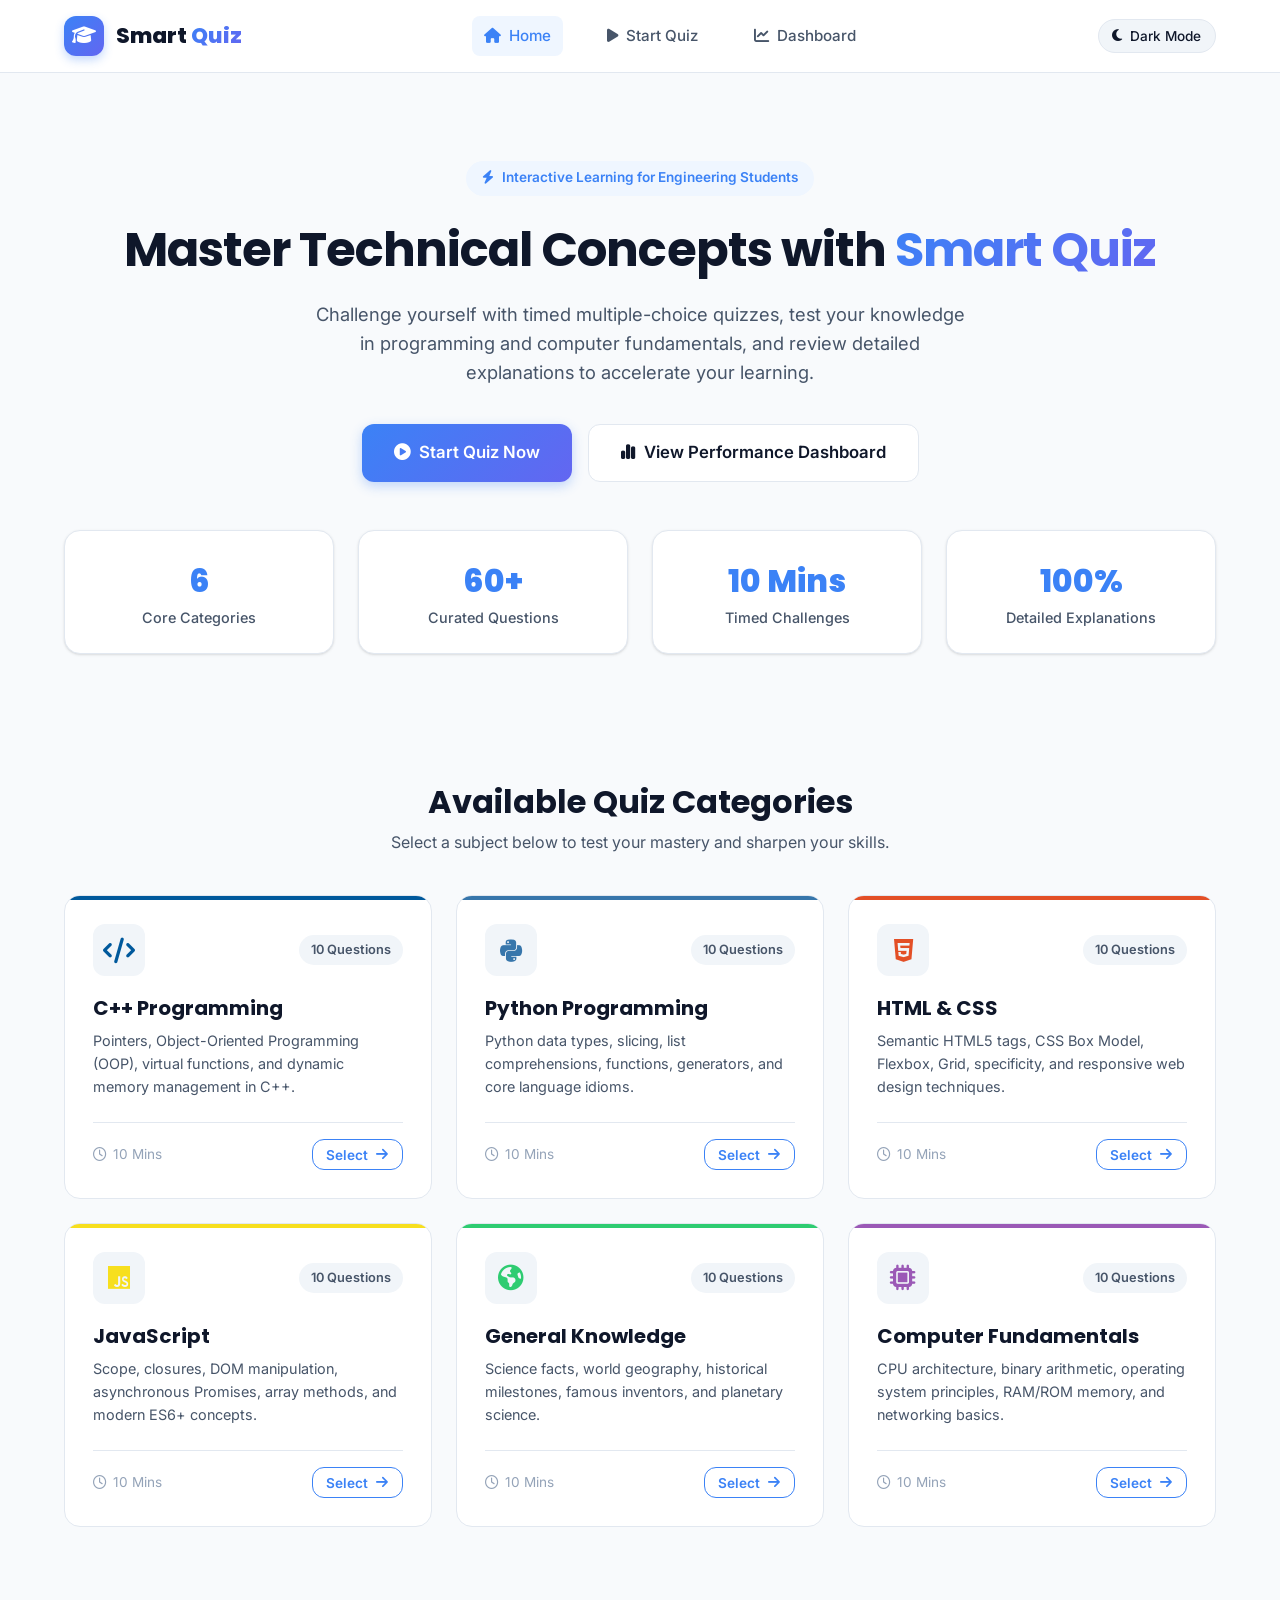
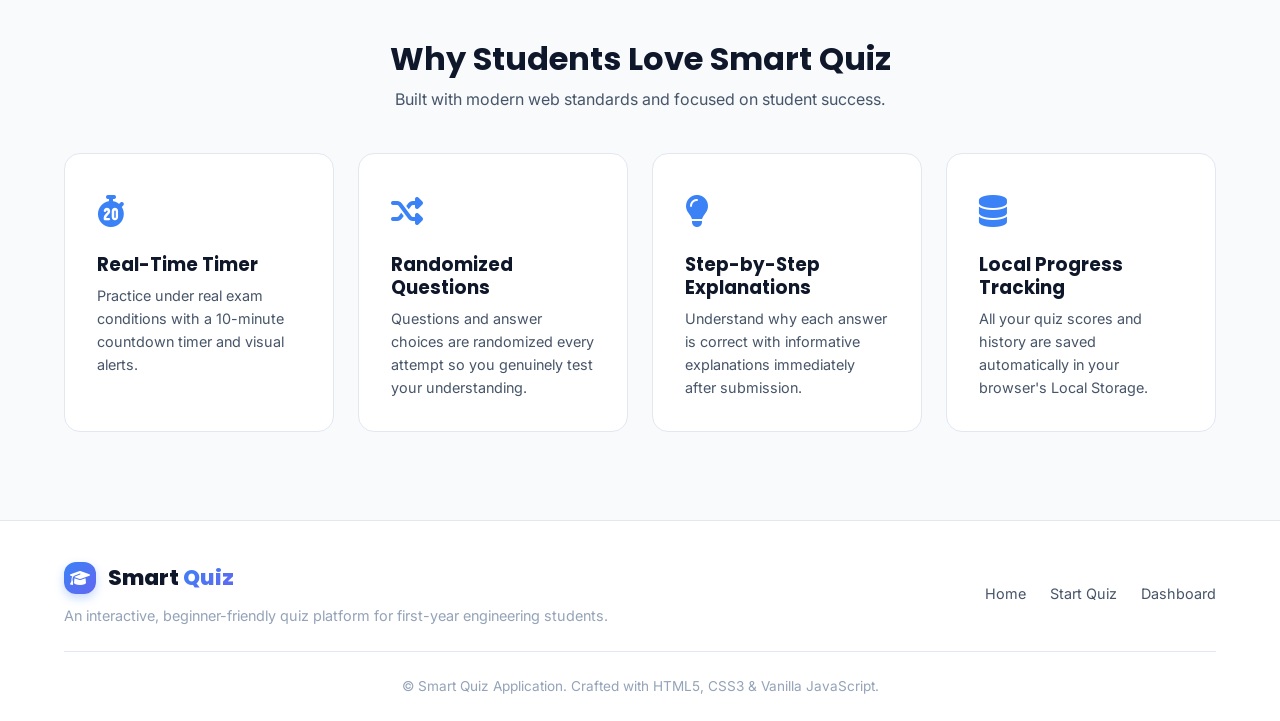
<file: index.html>
<!DOCTYPE html>
<html lang="en" data-theme="light">
<head>
    <meta charset="UTF-8">
    <meta name="viewport" content="width=device-width, initial-scale=1.0">
    <title>Smart Quiz - Master Your Engineering & Coding Knowledge</title>
    <!-- Google Fonts -->
    <link rel="preconnect" href="https://fonts.googleapis.com">
    <link rel="preconnect" href="https://fonts.gstatic.com" crossorigin>
    <link href="https://fonts.googleapis.com/css2?family=Inter:wght@400;500;600;700&family=Poppins:wght@600;700;800&display=swap" rel="stylesheet">
    <!-- Font Awesome Icons -->
    <link rel="stylesheet" href="https://cdnjs.cloudflare.com/ajax/libs/font-awesome/6.5.1/css/all.min.css">
    <!-- Main Stylesheet -->
    <link rel="stylesheet" href="css/style.css">
</head>
<body>

    <!-- Main Navigation Header -->
    <header class="main-header">
        <div class="app-container">
            <nav class="navbar">
                <a href="index.html" class="logo-wrapper">
                    <div class="logo-icon">
                        <i class="fa-solid fa-graduation-cap"></i>
                    </div>
                    <span class="logo-text">Smart <span>Quiz</span></span>
                </a>

                <ul class="nav-links">
                    <li><a href="index.html" class="nav-link"><i class="fa-solid fa-house"></i> Home</a></li>
                    <li><a href="student.html" class="nav-link"><i class="fa-solid fa-play"></i> Start Quiz</a></li>
                    <li><a href="dashboard.html" class="nav-link"><i class="fa-solid fa-chart-line"></i> Dashboard</a></li>
                </ul>

                <div class="nav-actions">
                    <div class="header-student-badge"></div>
                    <button class="theme-toggle-btn" aria-label="Toggle Dark/Light Mode">
                        <i class="fa-solid fa-moon"></i>
                        <span class="theme-text">Dark Mode</span>
                    </button>
                    <button class="mobile-nav-toggle" aria-label="Open Navigation Menu">
                        <i class="fa-solid fa-bars"></i>
                    </button>
                </div>
            </nav>
        </div>
    </header>

    <!-- Main Content -->
    <main class="main-content">
        <div class="app-container">

            <!-- Hero Section -->
            <section class="hero-section">
                <div class="hero-pill">
                    <i class="fa-solid fa-bolt"></i> Interactive Learning for Engineering Students
                </div>
                <h1 class="hero-title">
                    Master Technical Concepts with <span class="gradient-text">Smart Quiz</span>
                </h1>
                <p class="hero-subtitle">
                    Challenge yourself with timed multiple-choice quizzes, test your knowledge in programming and computer fundamentals, and review detailed explanations to accelerate your learning.
                </p>

                <div class="hero-actions">
                    <a href="student.html" class="btn btn-primary btn-lg">
                        <i class="fa-solid fa-circle-play"></i> Start Quiz Now
                    </a>
                    <a href="dashboard.html" class="btn btn-secondary btn-lg">
                        <i class="fa-solid fa-chart-simple"></i> View Performance Dashboard
                    </a>
                </div>

                <!-- Stats Bar -->
                <div class="stats-bar">
                    <div class="stat-item">
                        <div class="stat-num">6</div>
                        <div class="stat-label">Core Categories</div>
                    </div>
                    <div class="stat-item">
                        <div class="stat-num">60+</div>
                        <div class="stat-label">Curated Questions</div>
                    </div>
                    <div class="stat-item">
                        <div class="stat-num">10 Mins</div>
                        <div class="stat-label">Timed Challenges</div>
                    </div>
                    <div class="stat-item">
                        <div class="stat-num">100%</div>
                        <div class="stat-label">Detailed Explanations</div>
                    </div>
                </div>
            </section>

            <!-- Quiz Categories Section -->
            <section class="categories-section">
                <div class="section-header">
                    <h2 class="section-title">Available Quiz Categories</h2>
                    <p class="section-subtitle">Select a subject below to test your mastery and sharpen your skills.</p>
                </div>

                <div class="categories-grid" id="home-categories-grid">
                    <!-- Category 1: C++ -->
                    <div class="category-card" style="--card-color: #00599c;">
                        <div>
                            <div class="cat-header">
                                <div class="cat-icon-box">
                                    <i class="fa-solid fa-code"></i>
                                </div>
                                <span class="cat-badge">10 Questions</span>
                            </div>
                            <h3 class="cat-title">C++ Programming</h3>
                            <p class="cat-desc">Pointers, Object-Oriented Programming (OOP), virtual functions, and dynamic memory management in C++.</p>
                        </div>
                        <div class="cat-footer">
                            <span class="cat-meta-item"><i class="fa-regular fa-clock"></i> 10 Mins</span>
                            <button class="btn btn-sm btn-outline" onclick="selectAndStartCategory('cpp')">
                                Select <i class="fa-solid fa-arrow-right"></i>
                            </button>
                        </div>
                    </div>

                    <!-- Category 2: Python -->
                    <div class="category-card" style="--card-color: #3776ab;">
                        <div>
                            <div class="cat-header">
                                <div class="cat-icon-box">
                                    <i class="fa-brands fa-python"></i>
                                </div>
                                <span class="cat-badge">10 Questions</span>
                            </div>
                            <h3 class="cat-title">Python Programming</h3>
                            <p class="cat-desc">Python data types, slicing, list comprehensions, functions, generators, and core language idioms.</p>
                        </div>
                        <div class="cat-footer">
                            <span class="cat-meta-item"><i class="fa-regular fa-clock"></i> 10 Mins</span>
                            <button class="btn btn-sm btn-outline" onclick="selectAndStartCategory('python')">
                                Select <i class="fa-solid fa-arrow-right"></i>
                            </button>
                        </div>
                    </div>

                    <!-- Category 3: HTML & CSS -->
                    <div class="category-card" style="--card-color: #e34f26;">
                        <div>
                            <div class="cat-header">
                                <div class="cat-icon-box">
                                    <i class="fa-brands fa-html5"></i>
                                </div>
                                <span class="cat-badge">10 Questions</span>
                            </div>
                            <h3 class="cat-title">HTML &amp; CSS</h3>
                            <p class="cat-desc">Semantic HTML5 tags, CSS Box Model, Flexbox, Grid, specificity, and responsive web design techniques.</p>
                        </div>
                        <div class="cat-footer">
                            <span class="cat-meta-item"><i class="fa-regular fa-clock"></i> 10 Mins</span>
                            <button class="btn btn-sm btn-outline" onclick="selectAndStartCategory('web')">
                                Select <i class="fa-solid fa-arrow-right"></i>
                            </button>
                        </div>
                    </div>

                    <!-- Category 4: JavaScript -->
                    <div class="category-card" style="--card-color: #f7df1e;">
                        <div>
                            <div class="cat-header">
                                <div class="cat-icon-box">
                                    <i class="fa-brands fa-js"></i>
                                </div>
                                <span class="cat-badge">10 Questions</span>
                            </div>
                            <h3 class="cat-title">JavaScript</h3>
                            <p class="cat-desc">Scope, closures, DOM manipulation, asynchronous Promises, array methods, and modern ES6+ concepts.</p>
                        </div>
                        <div class="cat-footer">
                            <span class="cat-meta-item"><i class="fa-regular fa-clock"></i> 10 Mins</span>
                            <button class="btn btn-sm btn-outline" onclick="selectAndStartCategory('javascript')">
                                Select <i class="fa-solid fa-arrow-right"></i>
                            </button>
                        </div>
                    </div>

                    <!-- Category 5: General Knowledge -->
                    <div class="category-card" style="--card-color: #2ecc71;">
                        <div>
                            <div class="cat-header">
                                <div class="cat-icon-box">
                                    <i class="fa-solid fa-earth-americas"></i>
                                </div>
                                <span class="cat-badge">10 Questions</span>
                            </div>
                            <h3 class="cat-title">General Knowledge</h3>
                            <p class="cat-desc">Science facts, world geography, historical milestones, famous inventors, and planetary science.</p>
                        </div>
                        <div class="cat-footer">
                            <span class="cat-meta-item"><i class="fa-regular fa-clock"></i> 10 Mins</span>
                            <button class="btn btn-sm btn-outline" onclick="selectAndStartCategory('gk')">
                                Select <i class="fa-solid fa-arrow-right"></i>
                            </button>
                        </div>
                    </div>

                    <!-- Category 6: Computer Fundamentals -->
                    <div class="category-card" style="--card-color: #9b59b6;">
                        <div>
                            <div class="cat-header">
                                <div class="cat-icon-box">
                                    <i class="fa-solid fa-microchip"></i>
                                </div>
                                <span class="cat-badge">10 Questions</span>
                            </div>
                            <h3 class="cat-title">Computer Fundamentals</h3>
                            <p class="cat-desc">CPU architecture, binary arithmetic, operating system principles, RAM/ROM memory, and networking basics.</p>
                        </div>
                        <div class="cat-footer">
                            <span class="cat-meta-item"><i class="fa-regular fa-clock"></i> 10 Mins</span>
                            <button class="btn btn-sm btn-outline" onclick="selectAndStartCategory('cs')">
                                Select <i class="fa-solid fa-arrow-right"></i>
                            </button>
                        </div>
                    </div>
                </div>
            </section>

            <!-- Features Showcase -->
            <section class="features-section">
                <div class="section-header">
                    <h2 class="section-title">Why Students Love Smart Quiz</h2>
                    <p class="section-subtitle">Built with modern web standards and focused on student success.</p>
                </div>

                <div class="features-grid">
                    <div class="feature-box">
                        <div class="feature-icon"><i class="fa-solid fa-stopwatch-20"></i></div>
                        <h4 class="feature-title">Real-Time Timer</h4>
                        <p class="feature-desc">Practice under real exam conditions with a 10-minute countdown timer and visual alerts.</p>
                    </div>

                    <div class="feature-box">
                        <div class="feature-icon"><i class="fa-solid fa-shuffle"></i></div>
                        <h4 class="feature-title">Randomized Questions</h4>
                        <p class="feature-desc">Questions and answer choices are randomized every attempt so you genuinely test your understanding.</p>
                    </div>

                    <div class="feature-box">
                        <div class="feature-icon"><i class="fa-solid fa-lightbulb"></i></div>
                        <h4 class="feature-title">Step-by-Step Explanations</h4>
                        <p class="feature-desc">Understand why each answer is correct with informative explanations immediately after submission.</p>
                    </div>

                    <div class="feature-box">
                        <div class="feature-icon"><i class="fa-solid fa-database"></i></div>
                        <h4 class="feature-title">Local Progress Tracking</h4>
                        <p class="feature-desc">All your quiz scores and history are saved automatically in your browser's Local Storage.</p>
                    </div>
                </div>
            </section>

        </div>
    </main>

    <!-- Footer -->
    <footer class="main-footer">
        <div class="app-container">
            <div class="footer-content">
                <div>
                    <div class="logo-wrapper" style="margin-bottom: 0.5rem;">
                        <div class="logo-icon" style="width: 32px; height: 32px; font-size: 1rem;">
                            <i class="fa-solid fa-graduation-cap"></i>
                        </div>
                        <span class="logo-text">Smart <span>Quiz</span></span>
                    </div>
                    <p class="footer-tagline">An interactive, beginner-friendly quiz platform for first-year engineering students.</p>
                </div>

                <ul class="footer-links">
                    <li><a href="index.html">Home</a></li>
                    <li><a href="student.html">Start Quiz</a></li>
                    <li><a href="dashboard.html">Dashboard</a></li>
                </ul>
            </div>

            <div class="footer-bottom">
                &copy; Smart Quiz Application. Crafted with HTML5, CSS3 &amp; Vanilla JavaScript.
            </div>
        </div>
    </footer>

    <!-- Scripts -->
    <script src="js/questions.js"></script>
    <script src="js/app.js"></script>
    <script>
        // Shortcut to pick category and navigate to student setup
        function selectAndStartCategory(catKey) {
            setSelectedCategory(catKey);
            window.location.href = 'student.html';
        }
    </script>
</body>
</html>
</file>
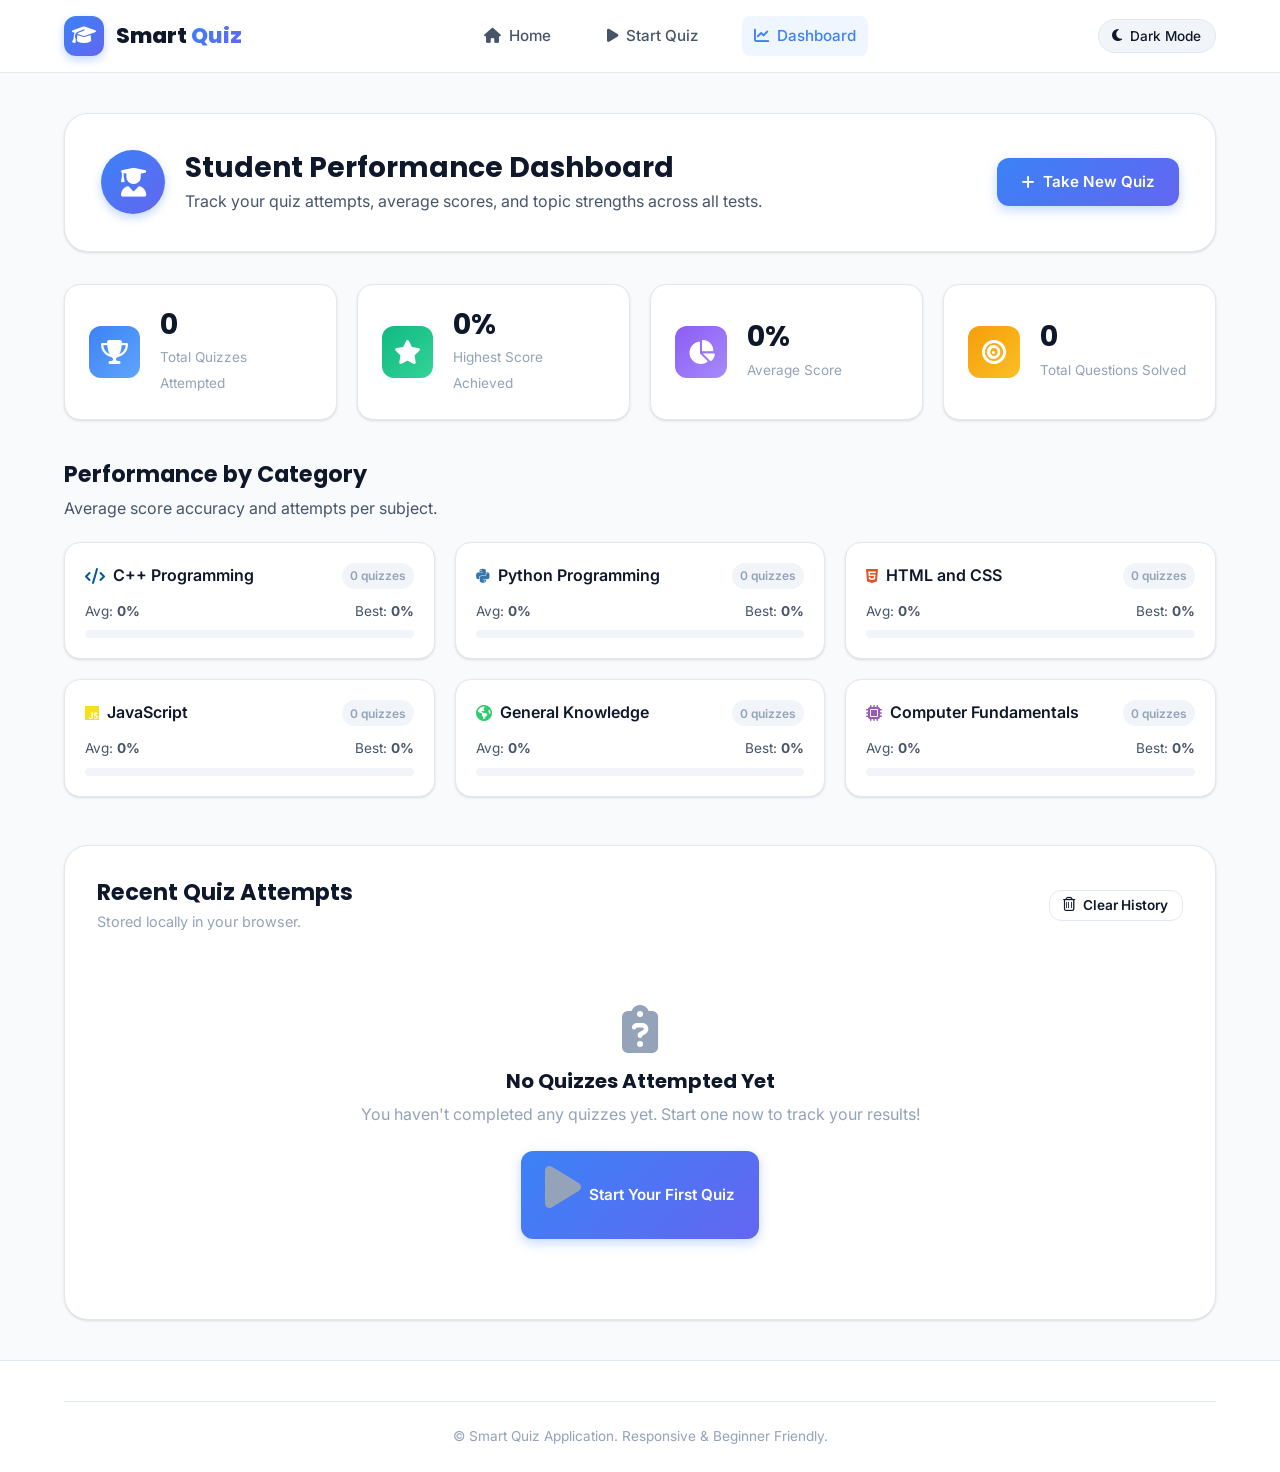
<file: dashboard.html>
<!DOCTYPE html>
<html lang="en" data-theme="light">
<head>
    <meta charset="UTF-8">
    <meta name="viewport" content="width=device-width, initial-scale=1.0">
    <title>Performance Dashboard - Smart Quiz</title>
    <!-- Google Fonts -->
    <link rel="preconnect" href="https://fonts.googleapis.com">
    <link rel="preconnect" href="https://fonts.gstatic.com" crossorigin>
    <link href="https://fonts.googleapis.com/css2?family=Inter:wght@400;500;600;700&family=Poppins:wght@600;700;800&display=swap" rel="stylesheet">
    <!-- Font Awesome Icons -->
    <link rel="stylesheet" href="https://cdnjs.cloudflare.com/ajax/libs/font-awesome/6.5.1/css/all.min.css">
    <!-- Main Stylesheet -->
    <link rel="stylesheet" href="css/style.css">
</head>
<body>

    <!-- Main Navigation Header -->
    <header class="main-header">
        <div class="app-container">
            <nav class="navbar">
                <a href="index.html" class="logo-wrapper">
                    <div class="logo-icon">
                        <i class="fa-solid fa-graduation-cap"></i>
                    </div>
                    <span class="logo-text">Smart <span>Quiz</span></span>
                </a>

                <ul class="nav-links">
                    <li><a href="index.html" class="nav-link"><i class="fa-solid fa-house"></i> Home</a></li>
                    <li><a href="student.html" class="nav-link"><i class="fa-solid fa-play"></i> Start Quiz</a></li>
                    <li><a href="dashboard.html" class="nav-link active"><i class="fa-solid fa-chart-line"></i> Dashboard</a></li>
                </ul>

                <div class="nav-actions">
                    <div class="header-student-badge"></div>
                    <button class="theme-toggle-btn" aria-label="Toggle Dark/Light Mode">
                        <i class="fa-solid fa-moon"></i>
                        <span class="theme-text">Dark Mode</span>
                    </button>
                    <button class="mobile-nav-toggle" aria-label="Open Navigation Menu">
                        <i class="fa-solid fa-bars"></i>
                    </button>
                </div>
            </nav>
        </div>
    </header>

    <!-- Main Content -->
    <main class="main-content" id="dashboard-view">
        <div class="app-container">

            <!-- Profile / Dashboard Welcome Card -->
            <div class="dashboard-header-card">
                <div class="dash-user-welcome">
                    <div class="dash-avatar-circle">
                        <i class="fa-solid fa-user-graduate"></i>
                    </div>
                    <div class="dash-welcome-text">
                        <h2 id="dash-greeting">Student Performance Dashboard</h2>
                        <p>Track your quiz attempts, average scores, and topic strengths across all tests.</p>
                    </div>
                </div>

                <div>
                    <a href="student.html" class="btn btn-primary">
                        <i class="fa-solid fa-plus"></i> Take New Quiz
                    </a>
                </div>
            </div>

            <!-- Aggregate KPI Cards -->
            <div class="dash-kpis-grid">
                <!-- Total Quizzes -->
                <div class="kpi-card">
                    <div class="kpi-icon-box kpi-blue">
                        <i class="fa-solid fa-trophy"></i>
                    </div>
                    <div class="kpi-info">
                        <h3 id="dash-total-quizzes">0</h3>
                        <span>Total Quizzes Attempted</span>
                    </div>
                </div>

                <!-- Highest Score -->
                <div class="kpi-card">
                    <div class="kpi-icon-box kpi-green">
                        <i class="fa-solid fa-star"></i>
                    </div>
                    <div class="kpi-info">
                        <h3 id="dash-highest-score">0%</h3>
                        <span>Highest Score Achieved</span>
                    </div>
                </div>

                <!-- Average Score -->
                <div class="kpi-card">
                    <div class="kpi-icon-box kpi-purple">
                        <i class="fa-solid fa-chart-pie"></i>
                    </div>
                    <div class="kpi-info">
                        <h3 id="dash-avg-score">0%</h3>
                        <span>Average Score</span>
                    </div>
                </div>

                <!-- Total Questions Answered -->
                <div class="kpi-card">
                    <div class="kpi-icon-box kpi-orange">
                        <i class="fa-solid fa-bullseye"></i>
                    </div>
                    <div class="kpi-info">
                        <h3 id="dash-total-questions">0</h3>
                        <span>Total Questions Solved</span>
                    </div>
                </div>
            </div>

            <!-- Category Performance Breakdown -->
            <section class="dash-breakdown-section">
                <div class="section-header" style="text-align: left; margin-bottom: 1.25rem;">
                    <h3 class="section-title" style="font-size: 1.4rem;">Performance by Category</h3>
                    <p class="section-subtitle">Average score accuracy and attempts per subject.</p>
                </div>

                <div class="category-perf-grid" id="dash-category-breakdown">
                    <!-- Cards populated dynamically by app.js -->
                </div>
            </section>

            <!-- Quiz History Table Card -->
            <div class="dash-history-card">
                <div class="dash-history-header">
                    <div>
                        <h3 style="font-size: 1.4rem; margin-bottom: 0.25rem;">Recent Quiz Attempts</h3>
                        <p style="font-size: 0.9rem; color: var(--text-muted);">Stored locally in your browser.</p>
                    </div>

                    <button class="btn btn-sm btn-secondary" id="dash-clear-history-btn" title="Clear All History">
                        <i class="fa-regular fa-trash-can"></i> Clear History
                    </button>
                </div>

                <!-- Empty State -->
                <div class="empty-history-state" id="dash-empty-history" style="display: none;">
                    <i class="fa-solid fa-clipboard-question"></i>
                    <h4>No Quizzes Attempted Yet</h4>
                    <p style="color: var(--text-muted); margin-bottom: 1.5rem;">You haven't completed any quizzes yet. Start one now to track your results!</p>
                    <a href="student.html" class="btn btn-primary">
                        <i class="fa-solid fa-play"></i> Start Your First Quiz
                    </a>
                </div>

                <!-- Table Wrapper -->
                <div class="dash-table-wrapper" id="dash-table-wrapper">
                    <table class="history-table">
                        <thead>
                            <tr>
                                <th>#</th>
                                <th>Student</th>
                                <th>Category</th>
                                <th>Score</th>
                                <th>Percentage</th>
                                <th>Performance</th>
                                <th>Date</th>
                                <th>Actions</th>
                            </tr>
                        </thead>
                        <tbody id="dash-history-tbody">
                            <!-- Populated dynamically by app.js -->
                        </tbody>
                    </table>
                </div>
            </div>

        </div>
    </main>

    <!-- Footer -->
    <footer class="main-footer">
        <div class="app-container">
            <div class="footer-bottom">
                &copy; Smart Quiz Application. Responsive &amp; Beginner Friendly.
            </div>
        </div>
    </footer>

    <!-- Scripts -->
    <script src="js/questions.js"></script>
    <script src="js/app.js"></script>
</body>
</html>
</file>
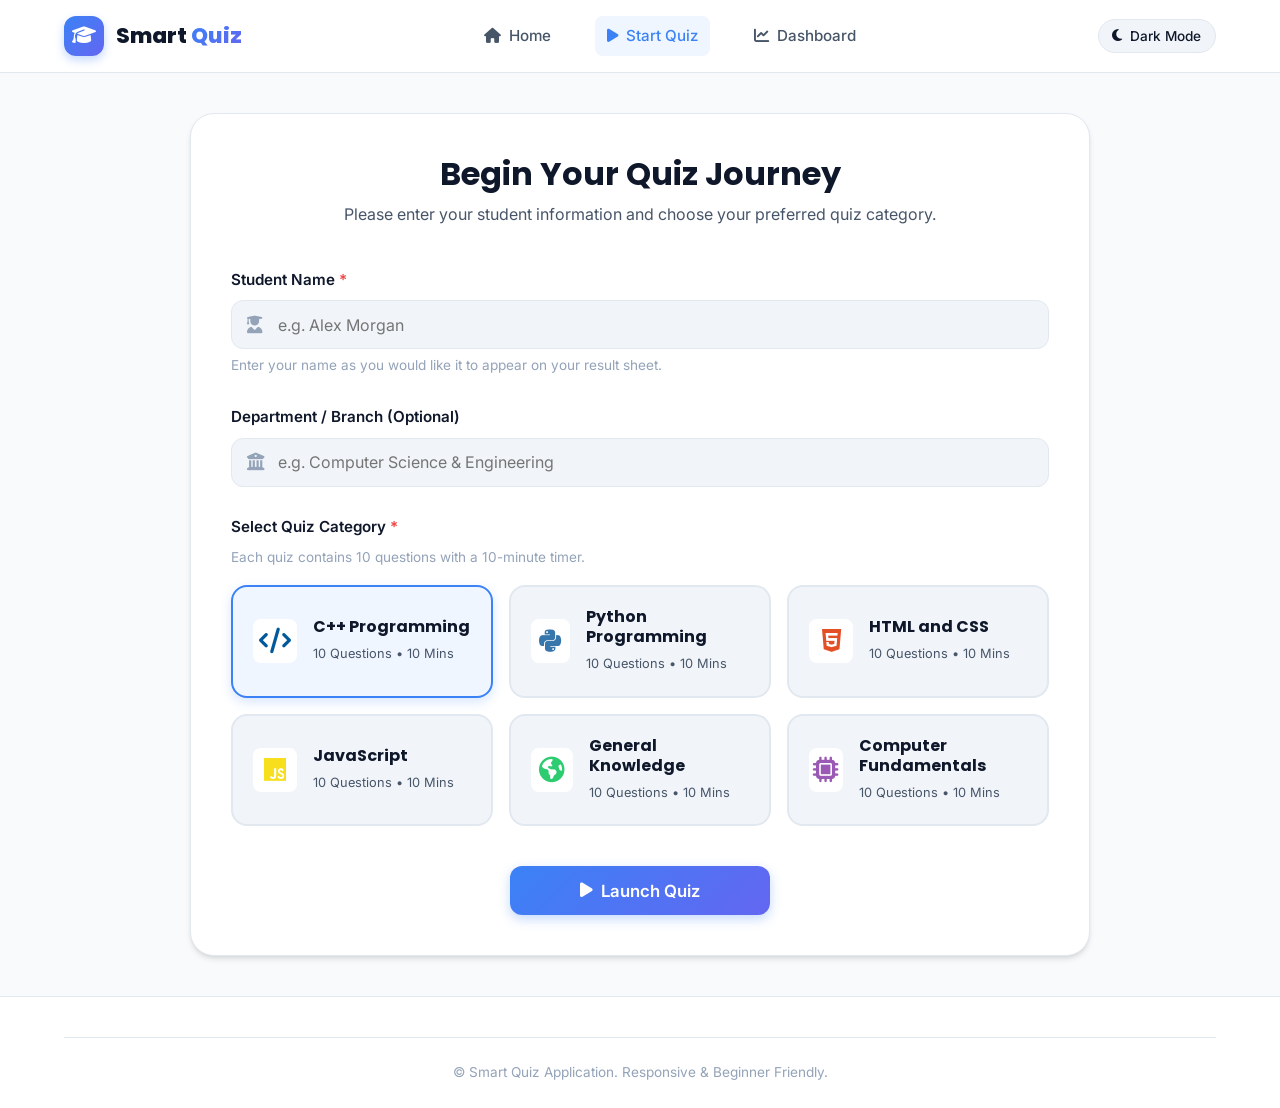
<file: quiz.html>
<!DOCTYPE html>
<html lang="en" data-theme="light">
<head>
    <meta charset="UTF-8">
    <meta name="viewport" content="width=device-width, initial-scale=1.0">
    <title>Quiz Arena - Smart Quiz</title>
    <!-- Google Fonts -->
    <link rel="preconnect" href="https://fonts.googleapis.com">
    <link rel="preconnect" href="https://fonts.gstatic.com" crossorigin>
    <link href="https://fonts.googleapis.com/css2?family=Inter:wght@400;500;600;700&family=Poppins:wght@600;700;800&display=swap" rel="stylesheet">
    <!-- Font Awesome Icons -->
    <link rel="stylesheet" href="https://cdnjs.cloudflare.com/ajax/libs/font-awesome/6.5.1/css/all.min.css">
    <!-- Main Stylesheet -->
    <link rel="stylesheet" href="css/style.css">
</head>
<body>

    <!-- Main Navigation Header -->
    <header class="main-header">
        <div class="app-container">
            <nav class="navbar">
                <a href="index.html" class="logo-wrapper">
                    <div class="logo-icon">
                        <i class="fa-solid fa-graduation-cap"></i>
                    </div>
                    <span class="logo-text">Smart <span>Quiz</span></span>
                </a>

                <div class="nav-actions">
                    <button class="btn btn-sm btn-danger" id="header-submit-btn" style="display: inline-flex;">
                        <i class="fa-solid fa-flag-checkered"></i> Finish Quiz
                    </button>
                    <button class="theme-toggle-btn" aria-label="Toggle Dark/Light Mode">
                        <i class="fa-solid fa-moon"></i>
                        <span class="theme-text">Dark Mode</span>
                    </button>
                </div>
            </nav>
        </div>
    </header>

    <!-- Main Content -->
    <main class="main-content">
        <div class="app-container">
            <div class="quiz-wrapper">

                <!-- Quiz Top Meta Bar -->
                <div class="quiz-top-bar">
                    <div class="quiz-meta-info">
                        <div class="quiz-info-chip">
                            <i class="fa-solid fa-user-graduate" style="color: var(--accent-primary);"></i>
                            <span id="quiz-student-name">Student</span>
                        </div>
                        <div class="quiz-info-chip" id="quiz-category-title">
                            <i class="fa-solid fa-code"></i>
                            <span>Category</span>
                        </div>
                    </div>

                    <div class="timer-badge" title="Time Remaining">
                        <span id="quiz-timer"><i class="fa-regular fa-clock"></i> <span>10:00</span></span>
                    </div>
                </div>

                <!-- Progress Bar -->
                <div class="progress-container">
                    <div class="progress-header">
                        <span>Question <span id="current-question-num">1</span> of <span id="quiz-total-questions">10</span></span>
                        <span>Answer Progress</span>
                    </div>
                    <div class="progress-track">
                        <div class="progress-fill" id="quiz-progress-bar"></div>
                    </div>
                </div>

                <!-- Quick Jump Question Palette -->
                <div class="palette-wrapper">
                    <div class="palette-label">
                        <i class="fa-solid fa-grid-2"></i> Question Navigator:
                    </div>
                    <div class="palette-grid" id="question-palette">
                        <!-- Populated dynamically (1 to 10) -->
                    </div>
                    <div class="palette-summary-pills">
                        <span style="color: var(--success);"><i class="fa-solid fa-circle"></i> <strong id="palette-answered-count">0</strong> Answered</span>
                        <span style="color: var(--text-muted);"><i class="fa-regular fa-circle"></i> <strong id="palette-remaining-count">10</strong> Remaining</span>
                    </div>
                </div>

                <!-- Active Question Card -->
                <div class="question-card" id="active-question-card">
                    <div class="question-prompt-header">
                        <span class="question-badge">Multiple Choice</span>
                        <span style="font-size: 0.85rem; color: var(--text-muted);">1 Mark</span>
                    </div>

                    <h2 class="question-text" id="question-text">
                        Loading question...
                    </h2>

                    <!-- 4 Answer Options Grid -->
                    <div class="options-grid" id="options-container" role="radiogroup" aria-label="Question options">
                        <!-- Options generated dynamically -->
                    </div>
                </div>

                <!-- Navigation Controls Bottom Bar -->
                <div class="quiz-controls-bar">
                    <div class="controls-left">
                        <button class="btn btn-secondary" id="prev-question-btn" disabled>
                            <i class="fa-solid fa-arrow-left"></i> Previous
                        </button>
                        <button class="btn btn-secondary" id="clear-choice-btn" title="Unselect choice for this question">
                            <i class="fa-solid fa-eraser"></i> Clear Choice
                        </button>
                    </div>

                    <div class="controls-right">
                        <button class="btn btn-primary" id="next-question-btn">
                            Next Question <i class="fa-solid fa-arrow-right"></i>
                        </button>
                        <button class="btn btn-success" id="submit-quiz-btn" style="display: none;">
                            <i class="fa-solid fa-check-double"></i> Submit Quiz
                        </button>
                    </div>
                </div>

            </div>
        </div>
    </main>

    <!-- Confirmation Modal Dialog for Submission -->
    <div class="modal-backdrop" id="submit-modal" role="dialog" aria-modal="true" aria-labelledby="modal-title">
        <div class="modal-dialog">
            <div class="modal-icon">
                <i class="fa-solid fa-circle-question"></i>
            </div>
            <h3 class="modal-title" id="modal-title">Submit Your Quiz?</h3>
            <p class="modal-message">Please review your answer summary before submitting.</p>

            <div class="modal-stats-summary">
                <div class="modal-stat-box">
                    <h5 id="modal-answered-count">0</h5>
                    <span>Questions Answered</span>
                </div>
                <div class="modal-stat-box">
                    <h5 id="modal-unanswered-count">0</h5>
                    <span>Questions Skipped</span>
                </div>
            </div>

            <div class="modal-warning-box" id="modal-unanswered-warning" style="display: none;">
                <!-- Populated if unanswered questions exist -->
            </div>

            <div class="modal-actions">
                <button class="btn btn-secondary" id="modal-cancel-btn">
                    Keep Answering
                </button>
                <button class="btn btn-primary" id="modal-confirm-submit-btn">
                    Yes, Submit Now
                </button>
            </div>
        </div>
    </div>

    <!-- Scripts -->
    <script src="js/questions.js"></script>
    <script src="js/app.js"></script>
    <script src="js/quiz.js"></script>
</body>
</html>
</file>
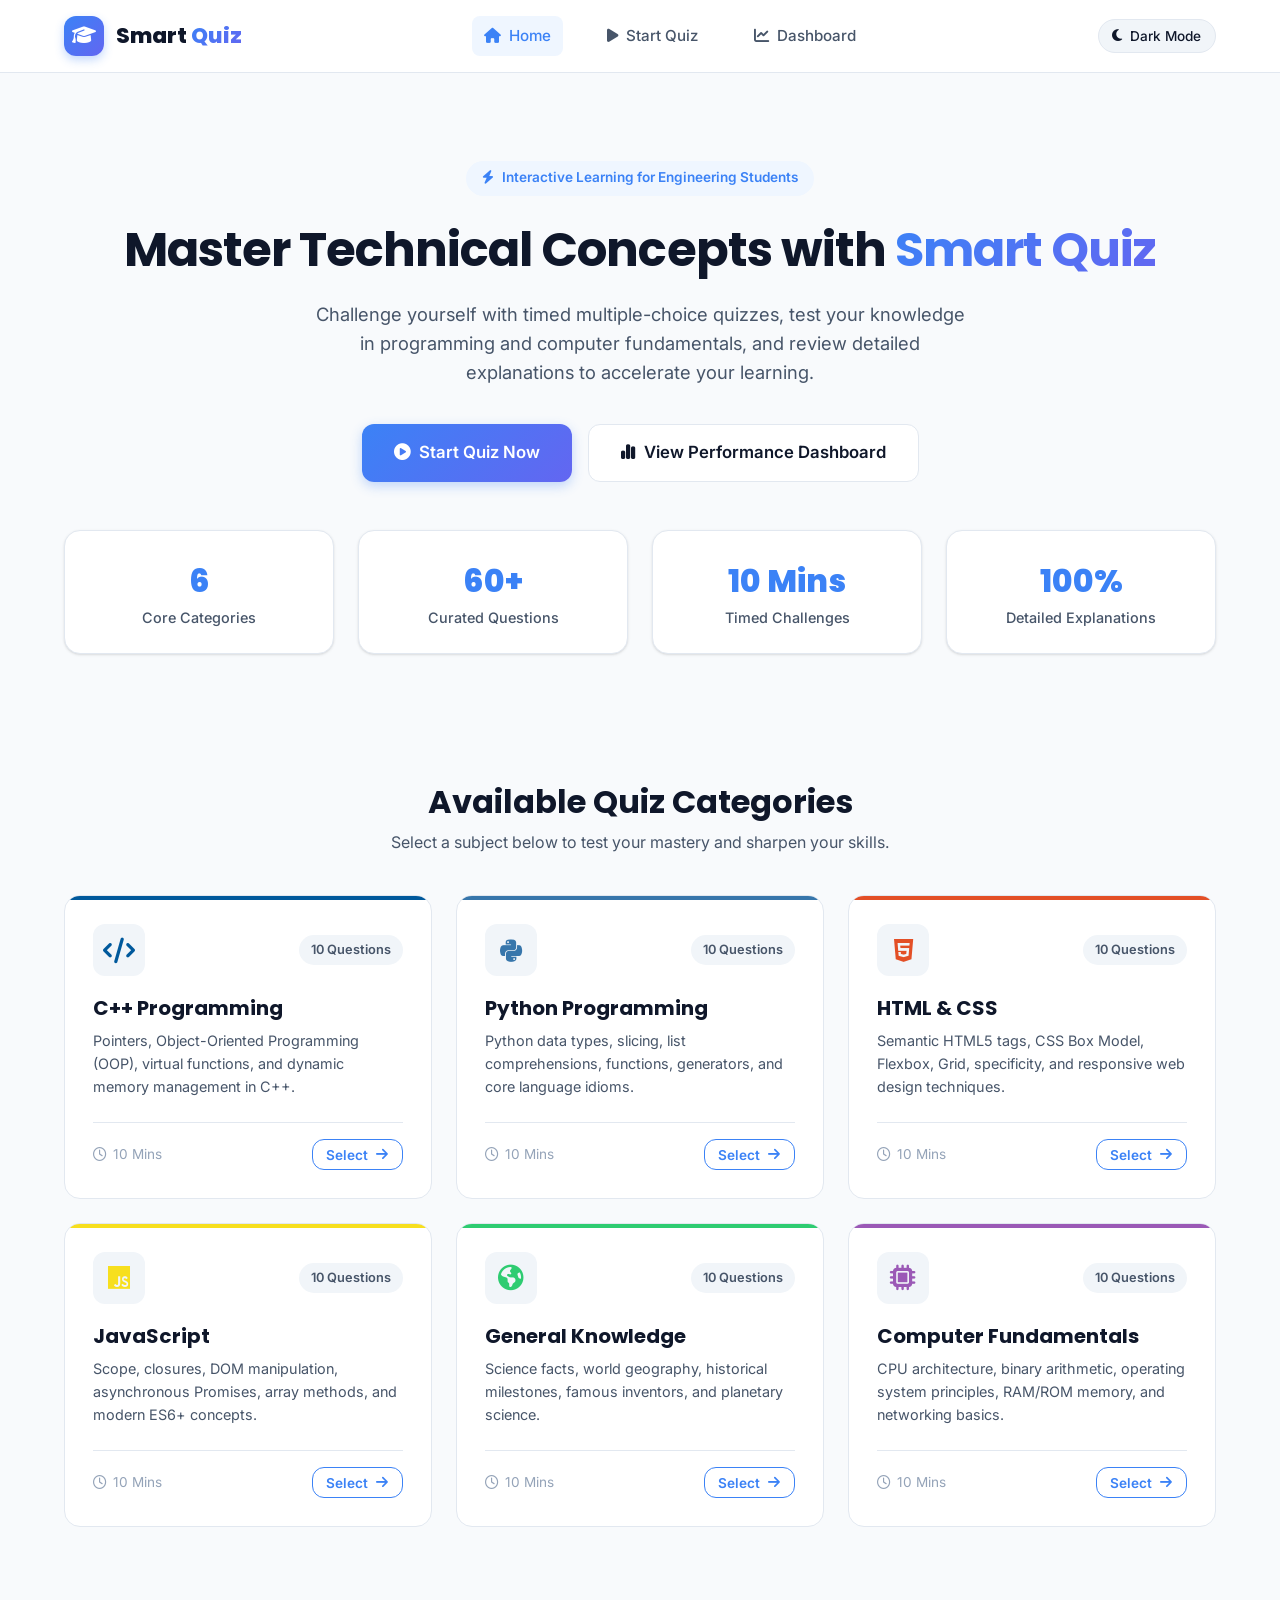
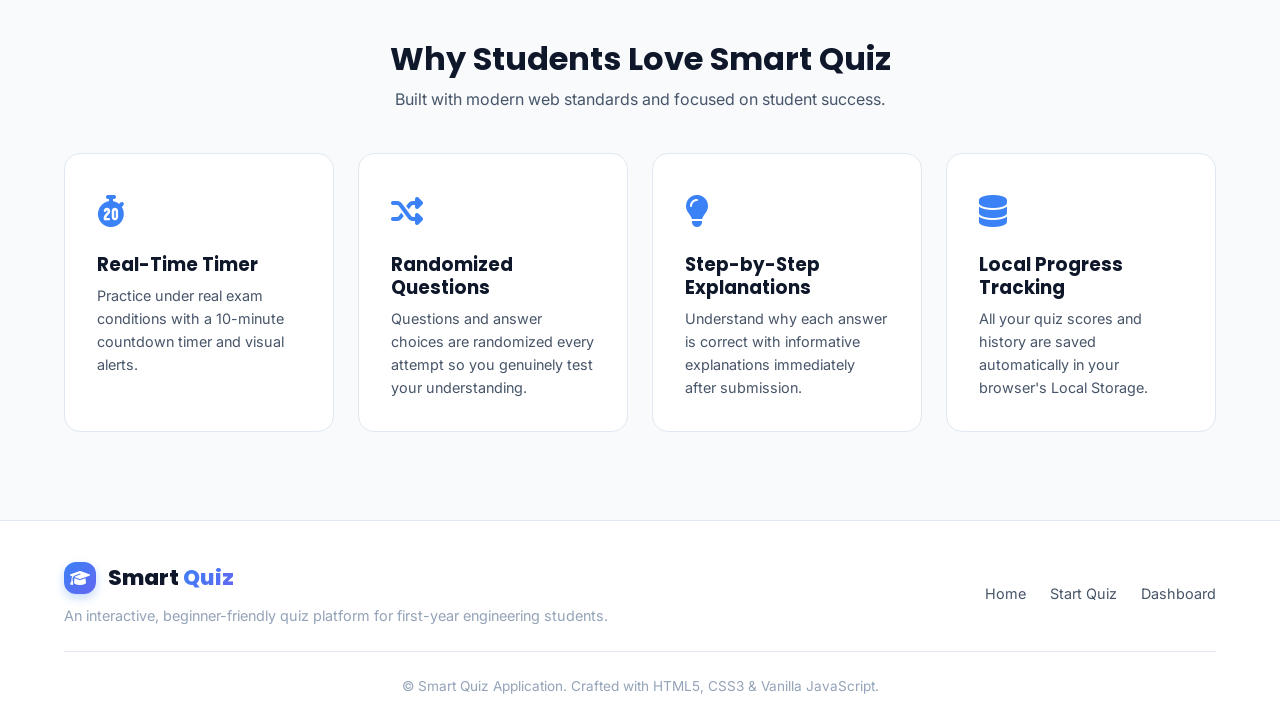
<file: result.html>
<!DOCTYPE html>
<html lang="en" data-theme="light">
<head>
    <meta charset="UTF-8">
    <meta name="viewport" content="width=device-width, initial-scale=1.0">
    <title>Quiz Results &amp; Review - Smart Quiz</title>
    <!-- Google Fonts -->
    <link rel="preconnect" href="https://fonts.googleapis.com">
    <link rel="preconnect" href="https://fonts.gstatic.com" crossorigin>
    <link href="https://fonts.googleapis.com/css2?family=Inter:wght@400;500;600;700&family=Poppins:wght@600;700;800&display=swap" rel="stylesheet">
    <!-- Font Awesome Icons -->
    <link rel="stylesheet" href="https://cdnjs.cloudflare.com/ajax/libs/font-awesome/6.5.1/css/all.min.css">
    <!-- Main Stylesheet -->
    <link rel="stylesheet" href="css/style.css">
</head>
<body>

    <!-- Confetti Canvas for Celebratory Animation -->
    <canvas id="confetti-canvas" class="result-canvas-container"></canvas>

    <!-- Main Navigation Header -->
    <header class="main-header">
        <div class="app-container">
            <nav class="navbar">
                <a href="index.html" class="logo-wrapper">
                    <div class="logo-icon">
                        <i class="fa-solid fa-graduation-cap"></i>
                    </div>
                    <span class="logo-text">Smart <span>Quiz</span></span>
                </a>

                <ul class="nav-links">
                    <li><a href="index.html" class="nav-link"><i class="fa-solid fa-house"></i> Home</a></li>
                    <li><a href="student.html" class="nav-link"><i class="fa-solid fa-play"></i> Start Quiz</a></li>
                    <li><a href="dashboard.html" class="nav-link"><i class="fa-solid fa-chart-line"></i> Dashboard</a></li>
                </ul>

                <div class="nav-actions">
                    <div class="header-student-badge"></div>
                    <button class="theme-toggle-btn" aria-label="Toggle Dark/Light Mode">
                        <i class="fa-solid fa-moon"></i>
                        <span class="theme-text">Dark Mode</span>
                    </button>
                </div>
            </nav>
        </div>
    </header>

    <!-- Main Content -->
    <main class="main-content">
        <div class="app-container">

            <!-- Result Hero Score Card -->
            <div class="result-card-hero">
                <span class="result-hero-badge" id="result-grade-badge">Grade A+</span>

                <!-- SVG Circular Score Ring -->
                <div class="score-circle-wrapper">
                    <svg class="score-circle-svg" width="180" height="180">
                        <circle class="score-circle-bg" cx="90" cy="90" r="76"></circle>
                        <circle class="score-circle-progress" id="score-circle-progress" cx="90" cy="90" r="76"></circle>
                    </svg>
                    <div class="score-circle-content">
                        <div class="score-percentage" id="score-percentage">0%</div>
                        <div class="score-fraction" id="score-fraction">0 / 10</div>
                    </div>
                </div>

                <h1 class="result-performance-title" id="performance-title">Outstanding Performance!</h1>
                <p class="result-performance-desc" id="performance-description">
                    Well done! You have demonstrated exceptional understanding of the concepts.
                </p>

                <div class="result-student-tagline">
                    Candidate: <strong id="result-student-name">Student</strong> &bull; 
                    Subject: <strong id="result-category-name">C++</strong> &bull; 
                    Date: <span id="result-date">Today</span> &bull; 
                    Time Taken: <span id="result-time-taken">--</span>
                </div>
            </div>

            <!-- 4 Summary Metric Cards Grid -->
            <div class="result-metrics-grid">
                <!-- Total Questions -->
                <div class="metric-card metric-total">
                    <div class="metric-icon-box">
                        <i class="fa-solid fa-list-check"></i>
                    </div>
                    <div class="metric-data">
                        <h4 id="metric-total">0</h4>
                        <span>Total Questions</span>
                    </div>
                </div>

                <!-- Correct Answers -->
                <div class="metric-card metric-correct">
                    <div class="metric-icon-box">
                        <i class="fa-solid fa-circle-check"></i>
                    </div>
                    <div class="metric-data">
                        <h4 id="metric-correct">0</h4>
                        <span>Correct Answers</span>
                    </div>
                </div>

                <!-- Wrong Answers -->
                <div class="metric-card metric-wrong">
                    <div class="metric-icon-box">
                        <i class="fa-solid fa-circle-xmark"></i>
                    </div>
                    <div class="metric-data">
                        <h4 id="metric-wrong">0</h4>
                        <span>Wrong Answers</span>
                    </div>
                </div>

                <!-- Unanswered Questions -->
                <div class="metric-card metric-unanswered">
                    <div class="metric-icon-box">
                        <i class="fa-solid fa-circle-minus"></i>
                    </div>
                    <div class="metric-data">
                        <h4 id="metric-unanswered">0</h4>
                        <span>Unanswered</span>
                    </div>
                </div>
            </div>

            <!-- Actions Bar -->
            <div class="result-cta-bar">
                <button class="btn btn-primary" id="retake-quiz-btn">
                    <i class="fa-solid fa-rotate-right"></i> Restart Quiz
                </button>
                <button class="btn btn-secondary" id="choose-category-btn">
                    <i class="fa-solid fa-layer-group"></i> Change Category
                </button>
                <button class="btn btn-secondary" id="view-dashboard-btn">
                    <i class="fa-solid fa-chart-line"></i> View Dashboard
                </button>
                <button class="btn btn-secondary" id="print-result-btn" title="Print result report">
                    <i class="fa-solid fa-print"></i> Print / Save PDF
                </button>
            </div>

            <!-- Detailed Question Review & Explanations Section -->
            <section class="review-section">
                <div class="review-section-header">
                    <div>
                        <h2 class="section-title" style="font-size: 1.6rem; margin-bottom: 0.25rem;">Question &amp; Answer Review</h2>
                        <p class="section-subtitle">Examine your answers and understand the concepts with detailed explanations.</p>
                    </div>

                    <!-- Filter Tabs -->
                    <div class="review-filters">
                        <button class="review-filter-btn active" data-filter="all">All</button>
                        <button class="review-filter-btn" data-filter="correct">Correct</button>
                        <button class="review-filter-btn" data-filter="wrong">Incorrect</button>
                        <button class="review-filter-btn" data-filter="skipped">Skipped</button>
                    </div>
                </div>

                <!-- List of reviewed questions -->
                <div id="review-list-container">
                    <!-- Cards populated by result.js -->
                </div>
            </section>

        </div>
    </main>

    <!-- Footer -->
    <footer class="main-footer">
        <div class="app-container">
            <div class="footer-bottom">
                &copy; Smart Quiz Application. Responsive &amp; Beginner Friendly.
            </div>
        </div>
    </footer>

    <!-- Scripts -->
    <script src="js/questions.js"></script>
    <script src="js/app.js"></script>
    <script src="js/result.js"></script>
</body>
</html>
</file>
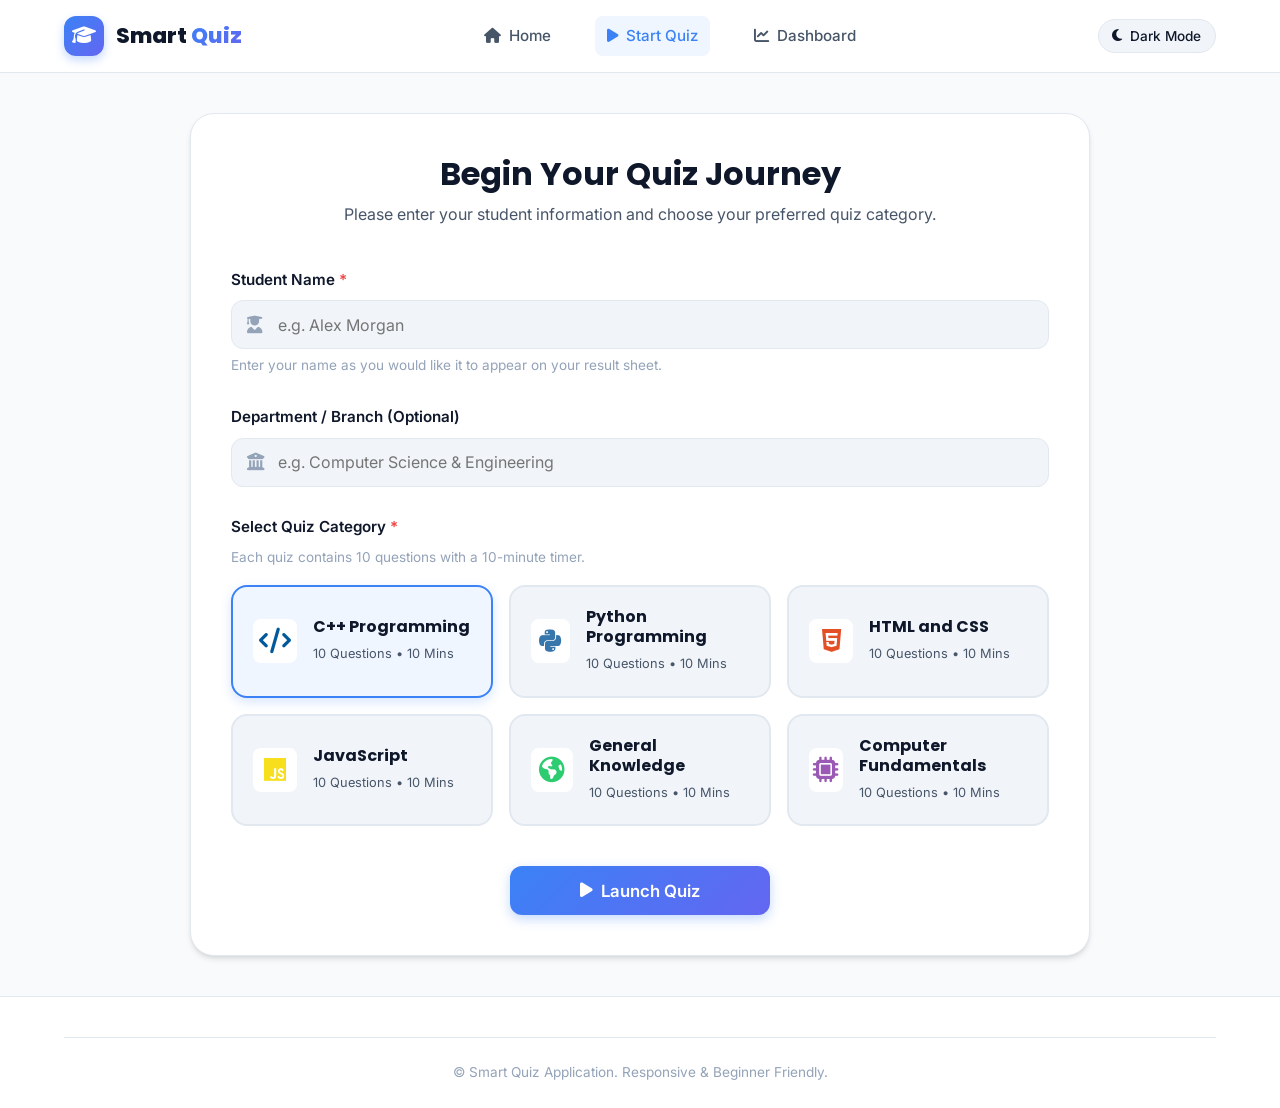
<file: student.html>
<!DOCTYPE html>
<html lang="en" data-theme="light">
<head>
    <meta charset="UTF-8">
    <meta name="viewport" content="width=device-width, initial-scale=1.0">
    <title>Student Registration &amp; Category Selection - Smart Quiz</title>
    <!-- Google Fonts -->
    <link rel="preconnect" href="https://fonts.googleapis.com">
    <link rel="preconnect" href="https://fonts.gstatic.com" crossorigin>
    <link href="https://fonts.googleapis.com/css2?family=Inter:wght@400;500;600;700&family=Poppins:wght@600;700;800&display=swap" rel="stylesheet">
    <!-- Font Awesome Icons -->
    <link rel="stylesheet" href="https://cdnjs.cloudflare.com/ajax/libs/font-awesome/6.5.1/css/all.min.css">
    <!-- Main Stylesheet -->
    <link rel="stylesheet" href="css/style.css">
</head>
<body>

    <!-- Main Navigation Header -->
    <header class="main-header">
        <div class="app-container">
            <nav class="navbar">
                <a href="index.html" class="logo-wrapper">
                    <div class="logo-icon">
                        <i class="fa-solid fa-graduation-cap"></i>
                    </div>
                    <span class="logo-text">Smart <span>Quiz</span></span>
                </a>

                <ul class="nav-links">
                    <li><a href="index.html" class="nav-link"><i class="fa-solid fa-house"></i> Home</a></li>
                    <li><a href="student.html" class="nav-link active"><i class="fa-solid fa-play"></i> Start Quiz</a></li>
                    <li><a href="dashboard.html" class="nav-link"><i class="fa-solid fa-chart-line"></i> Dashboard</a></li>
                </ul>

                <div class="nav-actions">
                    <div class="header-student-badge"></div>
                    <button class="theme-toggle-btn" aria-label="Toggle Dark/Light Mode">
                        <i class="fa-solid fa-moon"></i>
                        <span class="theme-text">Dark Mode</span>
                    </button>
                    <button class="mobile-nav-toggle" aria-label="Open Navigation Menu">
                        <i class="fa-solid fa-bars"></i>
                    </button>
                </div>
            </nav>
        </div>
    </header>

    <!-- Main Content -->
    <main class="main-content">
        <div class="app-container">

            <div class="student-flow-card">
                <h1 class="flow-title">Begin Your Quiz Journey</h1>
                <p class="flow-subtitle">Please enter your student information and choose your preferred quiz category.</p>

                <form id="student-form" novalidate>
                    <!-- Student Full Name -->
                    <div class="form-group">
                        <label for="student-name-input" class="form-label">
                            Student Name <span style="color: var(--danger);">*</span>
                        </label>
                        <div class="input-with-icon">
                            <i class="fa-solid fa-user-graduate"></i>
                            <input 
                                type="text" 
                                id="student-name-input" 
                                class="form-input" 
                                placeholder="e.g. Alex Morgan" 
                                required 
                                maxlength="40"
                                autocomplete="name"
                            >
                        </div>
                        <div class="form-hint">Enter your name as you would like it to appear on your result sheet.</div>
                    </div>

                    <!-- Department / Branch (Optional) -->
                    <div class="form-group">
                        <label for="student-branch-input" class="form-label">Department / Branch (Optional)</label>
                        <div class="input-with-icon">
                            <i class="fa-solid fa-building-columns"></i>
                            <input 
                                type="text" 
                                id="student-branch-input" 
                                class="form-input" 
                                placeholder="e.g. Computer Science &amp; Engineering" 
                                maxlength="50"
                            >
                        </div>
                    </div>

                    <!-- Category Selection -->
                    <div class="form-group">
                        <label class="form-label">
                            Select Quiz Category <span style="color: var(--danger);">*</span>
                        </label>
                        <p class="form-hint" style="margin-bottom: 0.75rem;">Each quiz contains 10 questions with a 10-minute timer.</p>

                        <div class="category-selection-grid" id="category-selector-container">
                            <!-- Category: C++ -->
                            <div class="cat-radio-card" data-category="cpp">
                                <div class="cat-radio-icon" style="color: #00599c;">
                                    <i class="fa-solid fa-code"></i>
                                </div>
                                <div class="cat-radio-info">
                                    <h4>C++ Programming</h4>
                                    <span>10 Questions &bull; 10 Mins</span>
                                </div>
                            </div>

                            <!-- Category: Python -->
                            <div class="cat-radio-card" data-category="python">
                                <div class="cat-radio-icon" style="color: #3776ab;">
                                    <i class="fa-brands fa-python"></i>
                                </div>
                                <div class="cat-radio-info">
                                    <h4>Python Programming</h4>
                                    <span>10 Questions &bull; 10 Mins</span>
                                </div>
                            </div>

                            <!-- Category: HTML and CSS -->
                            <div class="cat-radio-card" data-category="web">
                                <div class="cat-radio-icon" style="color: #e34f26;">
                                    <i class="fa-brands fa-html5"></i>
                                </div>
                                <div class="cat-radio-info">
                                    <h4>HTML and CSS</h4>
                                    <span>10 Questions &bull; 10 Mins</span>
                                </div>
                            </div>

                            <!-- Category: JavaScript -->
                            <div class="cat-radio-card" data-category="javascript">
                                <div class="cat-radio-icon" style="color: #f7df1e;">
                                    <i class="fa-brands fa-js"></i>
                                </div>
                                <div class="cat-radio-info">
                                    <h4>JavaScript</h4>
                                    <span>10 Questions &bull; 10 Mins</span>
                                </div>
                            </div>

                            <!-- Category: General Knowledge -->
                            <div class="cat-radio-card" data-category="gk">
                                <div class="cat-radio-icon" style="color: #2ecc71;">
                                    <i class="fa-solid fa-earth-americas"></i>
                                </div>
                                <div class="cat-radio-info">
                                    <h4>General Knowledge</h4>
                                    <span>10 Questions &bull; 10 Mins</span>
                                </div>
                            </div>

                            <!-- Category: Computer Fundamentals -->
                            <div class="cat-radio-card" data-category="cs">
                                <div class="cat-radio-icon" style="color: #9b59b6;">
                                    <i class="fa-solid fa-microchip"></i>
                                </div>
                                <div class="cat-radio-info">
                                    <h4>Computer Fundamentals</h4>
                                    <span>10 Questions &bull; 10 Mins</span>
                                </div>
                            </div>
                        </div>
                    </div>

                    <!-- Form Actions -->
                    <div style="margin-top: 2.5rem; text-align: center;">
                        <button type="submit" class="btn btn-primary btn-lg" id="start-quiz-btn" style="min-width: 260px;">
                            <i class="fa-solid fa-play"></i> Launch Quiz
                        </button>
                    </div>
                </form>
            </div>

        </div>
    </main>

    <!-- Footer -->
    <footer class="main-footer">
        <div class="app-container">
            <div class="footer-bottom">
                &copy; Smart Quiz Application. Responsive &amp; Beginner Friendly.
            </div>
        </div>
    </footer>

    <!-- Scripts -->
    <script src="js/questions.js"></script>
    <script src="js/app.js"></script>
    <script>
        document.addEventListener('DOMContentLoaded', () => {
            const nameInput = document.getElementById('student-name-input');
            const branchInput = document.getElementById('student-branch-input');
            const form = document.getElementById('student-form');
            const categoryCards = document.querySelectorAll('.cat-radio-card');

            // 1. Prepopulate existing user details if stored
            const existingUser = getUser();
            if (existingUser) {
                if (existingUser.name && nameInput) nameInput.value = existingUser.name;
                if (existingUser.branch && branchInput) branchInput.value = existingUser.branch;
            }

            // 2. Pre-select category if previously set
            let activeCategory = getSelectedCategory() || 'cpp';
            highlightActiveCategory(activeCategory);

            // 3. Category card click handler
            categoryCards.forEach(card => {
                card.addEventListener('click', () => {
                    const catKey = card.getAttribute('data-category');
                    activeCategory = catKey;
                    setSelectedCategory(catKey);
                    highlightActiveCategory(catKey);
                });
            });

            function highlightActiveCategory(key) {
                categoryCards.forEach(c => {
                    if (c.getAttribute('data-category') === key) {
                        c.classList.add('active');
                    } else {
                        c.classList.remove('active');
                    }
                });
            }

            // 4. Form submission and validation
            form.addEventListener('submit', (e) => {
                e.preventDefault();

                const studentName = nameInput.value.trim();
                const studentBranch = branchInput.value.trim();

                // Validation: Name must not be empty and must have at least 2 characters
                if (!studentName) {
                    showToast('Please enter your student name.', 'warning');
                    nameInput.focus();
                    return;
                }

                if (studentName.length < 2) {
                    showToast('Student name must be at least 2 characters long.', 'warning');
                    nameInput.focus();
                    return;
                }

                if (!activeCategory) {
                    showToast('Please choose a quiz category.', 'warning');
                    return;
                }

                // Save student profile
                setUser({
                    name: studentName,
                    branch: studentBranch,
                    updatedAt: Date.now()
                });

                setSelectedCategory(activeCategory);

                showToast(`Welcome, ${studentName}! Starting your quiz...`, 'success', 1200);

                setTimeout(() => {
                    window.location.href = 'quiz.html';
                }, 800);
            });
        });
    </script>
</body>
</html>
</file>
<file: css/style.css>
/* ==========================================================================
   Smart Quiz Application - Unified Stylesheet (style.css)
   Modern, responsive, student-friendly UI with Dark/Light theme support.
   ========================================================================== */

/* --------------------------------------------------------------------------
   1. CSS Custom Properties / Design Tokens
   -------------------------------------------------------------------------- */
:root {
    /* Color Palette - Light Theme */
    --bg-primary: #f8fafc;
    --bg-secondary: #f1f5f9;
    --bg-card: #ffffff;
    --bg-card-hover: #f8fafc;
    --border-color: #e2e8f0;
    --border-hover: #cbd5e1;

    --text-primary: #0f172a;
    --text-secondary: #475569;
    --text-muted: #94a3b8;
    --text-inverse: #ffffff;

    /* Accents & Brand */
    --accent-primary: #3b82f6;
    --accent-primary-hover: #2563eb;
    --accent-primary-light: #eff6ff;
    --accent-gradient: linear-gradient(135deg, #3b82f6 0%, #6366f1 100%);
    --accent-gradient-secondary: linear-gradient(135deg, #ec4899 0%, #8b5cf6 100%);

    /* Semantic States */
    --success: #10b981;
    --success-light: #ecfdf5;
    --success-border: #a7f3d0;
    --danger: #ef4444;
    --danger-light: #fef2f2;
    --danger-border: #fecaca;
    --warning: #f59e0b;
    --warning-light: #fffbeb;
    --warning-border: #fde68a;
    --info: #0ea5e9;

    /* Shadows & Radii */
    --shadow-xs: 0 1px 2px 0 rgba(0, 0, 0, 0.05);
    --shadow-sm: 0 1px 3px 0 rgba(0, 0, 0, 0.1), 0 1px 2px -1px rgba(0, 0, 0, 0.1);
    --shadow-md: 0 4px 6px -1px rgba(0, 0, 0, 0.1), 0 2px 4px -2px rgba(0, 0, 0, 0.1);
    --shadow-lg: 0 10px 15px -3px rgba(0, 0, 0, 0.1), 0 4px 6px -4px rgba(0, 0, 0, 0.1);
    --shadow-xl: 0 20px 25px -5px rgba(0, 0, 0, 0.1), 0 8px 10px -6px rgba(0, 0, 0, 0.1);

    --radius-sm: 8px;
    --radius-md: 12px;
    --radius-lg: 16px;
    --radius-xl: 24px;
    --radius-full: 9999px;

    /* Layout & Transitions */
    --container-max: 1200px;
    --transition-fast: 0.15s ease;
    --transition-base: 0.25s ease;
    --transition-slow: 0.4s cubic-bezier(0.16, 1, 0.3, 1);
    --font-sans: 'Inter', -apple-system, BlinkMacSystemFont, 'Segoe UI', Roboto, Helvetica, Arial, sans-serif;
    --font-heading: 'Poppins', var(--font-sans);
}

/* Dark Theme Overrides */
[data-theme="dark"] {
    --bg-primary: #0b1120;
    --bg-secondary: #131c31;
    --bg-card: #1e293b;
    --bg-card-hover: #24344d;
    --border-color: #334155;
    --border-hover: #475569;

    --text-primary: #f8fafc;
    --text-secondary: #cbd5e1;
    --text-muted: #64748b;
    --text-inverse: #0f172a;

    --accent-primary: #60a5fa;
    --accent-primary-hover: #3b82f6;
    --accent-primary-light: rgba(59, 130, 246, 0.15);

    --success-light: rgba(16, 185, 129, 0.15);
    --success-border: #065f46;
    --danger-light: rgba(239, 68, 68, 0.15);
    --danger-border: #7f1d1d;
    --warning-light: rgba(245, 158, 11, 0.15);
    --warning-border: #78350f;

    --shadow-sm: 0 1px 3px 0 rgba(0, 0, 0, 0.4);
    --shadow-md: 0 4px 6px -1px rgba(0, 0, 0, 0.4);
    --shadow-lg: 0 10px 15px -3px rgba(0, 0, 0, 0.5);
    --shadow-xl: 0 20px 25px -5px rgba(0, 0, 0, 0.6);
}

/* --------------------------------------------------------------------------
   2. Reset & Base Typography
   -------------------------------------------------------------------------- */
*, *::before, *::after {
    box-sizing: border-box;
    margin: 0;
    padding: 0;
}

html {
    scroll-behavior: smooth;
    font-size: 16px;
}

body {
    font-family: var(--font-sans);
    background-color: var(--bg-primary);
    color: var(--text-primary);
    line-height: 1.6;
    min-height: 100vh;
    display: flex;
    flex-direction: column;
    transition: background-color var(--transition-base), color var(--transition-base);
    -webkit-font-smoothing: antialiased;
}

h1, h2, h3, h4, h5, h6 {
    font-family: var(--font-heading);
    color: var(--text-primary);
    font-weight: 700;
    line-height: 1.25;
}

p {
    color: var(--text-secondary);
}

a {
    color: var(--accent-primary);
    text-decoration: none;
    transition: color var(--transition-fast);
}

a:hover {
    color: var(--accent-primary-hover);
}

button {
    font-family: inherit;
    cursor: pointer;
    border: none;
    background: none;
    transition: all var(--transition-fast);
}

/* --------------------------------------------------------------------------
   3. Layout & Container
   -------------------------------------------------------------------------- */
.app-container {
    width: 100%;
    max-width: var(--container-max);
    margin: 0 auto;
    padding: 0 1.5rem;
}

.main-content {
    flex: 1;
    padding: 2.5rem 0;
}

/* --------------------------------------------------------------------------
   4. Header & Navigation Bar
   -------------------------------------------------------------------------- */
.main-header {
    background-color: var(--bg-card);
    border-bottom: 1px solid var(--border-color);
    position: sticky;
    top: 0;
    z-index: 100;
    backdrop-filter: blur(12px);
    transition: background-color var(--transition-base), border-color var(--transition-base);
}

.navbar {
    display: flex;
    align-items: center;
    justify-content: space-between;
    height: 72px;
}

.logo-wrapper {
    display: flex;
    align-items: center;
    gap: 0.75rem;
    font-family: var(--font-heading);
    font-size: 1.35rem;
    font-weight: 800;
    color: var(--text-primary);
}

.logo-icon {
    width: 40px;
    height: 40px;
    border-radius: var(--radius-md);
    background: var(--accent-gradient);
    color: #ffffff;
    display: flex;
    align-items: center;
    justify-content: center;
    font-size: 1.2rem;
    box-shadow: 0 4px 10px rgba(59, 130, 246, 0.3);
}

.logo-text span {
    background: var(--accent-gradient);
    -webkit-background-clip: text;
    -webkit-text-fill-color: transparent;
}

.nav-links {
    display: flex;
    align-items: center;
    gap: 2rem;
    list-style: none;
}

.nav-link {
    font-size: 0.95rem;
    font-weight: 500;
    color: var(--text-secondary);
    padding: 0.5rem 0.75rem;
    border-radius: var(--radius-sm);
    display: flex;
    align-items: center;
    gap: 0.5rem;
    transition: color var(--transition-fast), background-color var(--transition-fast);
}

.nav-link:hover, .nav-link.active {
    color: var(--accent-primary);
    background-color: var(--accent-primary-light);
}

.nav-actions {
    display: flex;
    align-items: center;
    gap: 1rem;
}

.header-student-badge {
    display: none;
    align-items: center;
    gap: 0.5rem;
    background-color: var(--bg-secondary);
    border: 1px solid var(--border-color);
    padding: 0.4rem 0.85rem;
    border-radius: var(--radius-full);
    font-size: 0.85rem;
    font-weight: 600;
}

.user-avatar-chip {
    color: var(--accent-primary);
}

.theme-toggle-btn {
    display: inline-flex;
    align-items: center;
    gap: 0.5rem;
    padding: 0.5rem 0.85rem;
    background-color: var(--bg-secondary);
    border: 1px solid var(--border-color);
    border-radius: var(--radius-full);
    color: var(--text-primary);
    font-size: 0.85rem;
    font-weight: 500;
}

.theme-toggle-btn:hover {
    background-color: var(--border-color);
}

.mobile-nav-toggle {
    display: none;
    font-size: 1.3rem;
    color: var(--text-primary);
    padding: 0.5rem;
}

/* --------------------------------------------------------------------------
   5. Buttons & Interactive Elements
   -------------------------------------------------------------------------- */
.btn {
    display: inline-flex;
    align-items: center;
    justify-content: center;
    gap: 0.5rem;
    padding: 0.75rem 1.5rem;
    font-size: 0.95rem;
    font-weight: 600;
    border-radius: var(--radius-md);
    transition: transform var(--transition-fast), box-shadow var(--transition-fast), background-color var(--transition-fast);
    text-align: center;
}

.btn:active {
    transform: scale(0.98);
}

.btn-primary {
    background: var(--accent-gradient);
    color: #ffffff;
    box-shadow: 0 4px 12px rgba(59, 130, 246, 0.3);
}

.btn-primary:hover {
    box-shadow: 0 6px 16px rgba(59, 130, 246, 0.45);
    transform: translateY(-2px);
    color: #ffffff;
}

.btn-secondary {
    background-color: var(--bg-card);
    border: 1px solid var(--border-color);
    color: var(--text-primary);
}

.btn-secondary:hover {
    background-color: var(--bg-secondary);
    border-color: var(--border-hover);
    color: var(--accent-primary);
}

.btn-success {
    background-color: var(--success);
    color: #ffffff;
    box-shadow: 0 4px 12px rgba(16, 185, 129, 0.3);
}

.btn-success:hover {
    background-color: #059669;
}

.btn-danger {
    background-color: var(--danger);
    color: #ffffff;
}

.btn-danger:hover {
    background-color: #dc2626;
}

.btn-outline {
    border: 1.5px solid var(--accent-primary);
    color: var(--accent-primary);
}

.btn-outline:hover {
    background-color: var(--accent-primary-light);
}

.btn-lg {
    padding: 0.9rem 2rem;
    font-size: 1.05rem;
}

.btn-sm {
    padding: 0.4rem 0.85rem;
    font-size: 0.85rem;
}

/* --------------------------------------------------------------------------
   6. Home Page (Hero, Showcase, Categories)
   -------------------------------------------------------------------------- */
.hero-section {
    padding: 3rem 0 4rem;
    text-align: center;
}

.hero-pill {
    display: inline-flex;
    align-items: center;
    gap: 0.5rem;
    padding: 0.4rem 1rem;
    background-color: var(--accent-primary-light);
    color: var(--accent-primary);
    font-size: 0.85rem;
    font-weight: 600;
    border-radius: var(--radius-full);
    margin-bottom: 1.5rem;
}

.hero-title {
    font-size: 3rem;
    margin-bottom: 1.25rem;
    letter-spacing: -0.02em;
}

.hero-title .gradient-text {
    background: var(--accent-gradient);
    -webkit-background-clip: text;
    -webkit-text-fill-color: transparent;
}

.hero-subtitle {
    font-size: 1.15rem;
    max-width: 650px;
    margin: 0 auto 2.25rem;
    color: var(--text-secondary);
}

.hero-actions {
    display: flex;
    justify-content: center;
    gap: 1rem;
    flex-wrap: wrap;
    margin-bottom: 3rem;
}

/* Stats Counter Row */
.stats-bar {
    display: grid;
    grid-template-columns: repeat(auto-fit, minmax(200px, 1fr));
    gap: 1.5rem;
    margin-bottom: 4rem;
}

.stat-item {
    background-color: var(--bg-card);
    border: 1px solid var(--border-color);
    padding: 1.5rem;
    border-radius: var(--radius-lg);
    text-align: center;
    box-shadow: var(--shadow-sm);
    transition: transform var(--transition-base), box-shadow var(--transition-base);
}

.stat-item:hover {
    transform: translateY(-4px);
    box-shadow: var(--shadow-md);
}

.stat-num {
    font-size: 2rem;
    font-weight: 800;
    color: var(--accent-primary);
    font-family: var(--font-heading);
}

.stat-label {
    font-size: 0.9rem;
    color: var(--text-secondary);
    font-weight: 500;
}

/* Categories Showcase Grid */
.section-header {
    text-align: center;
    margin-bottom: 2.5rem;
}

.section-title {
    font-size: 2rem;
    margin-bottom: 0.5rem;
}

.section-subtitle {
    color: var(--text-secondary);
    font-size: 1rem;
}

.categories-grid {
    display: grid;
    grid-template-columns: repeat(auto-fill, minmax(320px, 1fr));
    gap: 1.5rem;
    margin-bottom: 4rem;
}

.category-card {
    background-color: var(--bg-card);
    border: 1px solid var(--border-color);
    border-radius: var(--radius-lg);
    padding: 1.75rem;
    display: flex;
    flex-direction: column;
    justify-content: space-between;
    transition: all var(--transition-base);
    position: relative;
    overflow: hidden;
}

.category-card::before {
    content: '';
    position: absolute;
    top: 0;
    left: 0;
    right: 0;
    height: 4px;
    background: var(--card-color, var(--accent-primary));
}

.category-card:hover {
    transform: translateY(-5px);
    border-color: var(--card-color, var(--accent-primary));
    box-shadow: var(--shadow-lg);
}

.cat-header {
    display: flex;
    align-items: center;
    justify-content: space-between;
    margin-bottom: 1.25rem;
}

.cat-icon-box {
    width: 52px;
    height: 52px;
    border-radius: var(--radius-md);
    background-color: var(--bg-secondary);
    display: flex;
    align-items: center;
    justify-content: center;
    font-size: 1.6rem;
    color: var(--card-color, var(--accent-primary));
}

.cat-badge {
    background-color: var(--bg-secondary);
    color: var(--text-secondary);
    font-size: 0.8rem;
    font-weight: 600;
    padding: 0.3rem 0.75rem;
    border-radius: var(--radius-full);
}

.cat-title {
    font-size: 1.25rem;
    margin-bottom: 0.5rem;
}

.cat-desc {
    font-size: 0.9rem;
    color: var(--text-secondary);
    margin-bottom: 1.5rem;
    flex-grow: 1;
}

.cat-footer {
    display: flex;
    align-items: center;
    justify-content: space-between;
    padding-top: 1rem;
    border-top: 1px solid var(--border-color);
}

.cat-meta-item {
    font-size: 0.85rem;
    color: var(--text-muted);
    display: flex;
    align-items: center;
    gap: 0.4rem;
}

/* Feature Highlights */
.features-section {
    padding: 3rem 0;
}

.features-grid {
    display: grid;
    grid-template-columns: repeat(auto-fit, minmax(260px, 1fr));
    gap: 1.5rem;
}

.feature-box {
    background-color: var(--bg-card);
    border: 1px solid var(--border-color);
    padding: 2rem;
    border-radius: var(--radius-lg);
    text-align: left;
}

.feature-icon {
    font-size: 2rem;
    color: var(--accent-primary);
    margin-bottom: 1rem;
}

.feature-title {
    font-size: 1.15rem;
    margin-bottom: 0.5rem;
}

.feature-desc {
    font-size: 0.9rem;
}

/* --------------------------------------------------------------------------
   7. Student Registration & Category Setup (student.html)
   -------------------------------------------------------------------------- */
.student-flow-card {
    background-color: var(--bg-card);
    border: 1px solid var(--border-color);
    border-radius: var(--radius-xl);
    padding: 2.5rem;
    max-width: 900px;
    margin: 0 auto;
    box-shadow: var(--shadow-md);
}

.flow-title {
    font-size: 2rem;
    text-align: center;
    margin-bottom: 0.5rem;
}

.flow-subtitle {
    text-align: center;
    color: var(--text-secondary);
    margin-bottom: 2.5rem;
}

.form-group {
    margin-bottom: 1.75rem;
}

.form-label {
    display: block;
    font-size: 0.95rem;
    font-weight: 600;
    color: var(--text-primary);
    margin-bottom: 0.5rem;
}

.input-with-icon {
    position: relative;
    display: flex;
    align-items: center;
}

.input-with-icon i {
    position: absolute;
    left: 1rem;
    color: var(--text-muted);
    font-size: 1.1rem;
}

.form-input {
    width: 100%;
    padding: 0.85rem 1rem 0.85rem 2.85rem;
    font-size: 1rem;
    font-family: inherit;
    border: 1.5px solid var(--border-color);
    border-radius: var(--radius-md);
    background-color: var(--bg-secondary);
    color: var(--text-primary);
    transition: all var(--transition-fast);
}

.form-input:focus {
    outline: none;
    border-color: var(--accent-primary);
    background-color: var(--bg-card);
    box-shadow: 0 0 0 4px var(--accent-primary-light);
}

.form-hint {
    font-size: 0.85rem;
    color: var(--text-muted);
    margin-top: 0.4rem;
}

/* Category Pickers in Form */
.category-selection-grid {
    display: grid;
    grid-template-columns: repeat(auto-fit, minmax(240px, 1fr));
    gap: 1rem;
    margin-top: 1rem;
}

.cat-radio-card {
    background-color: var(--bg-secondary);
    border: 2px solid var(--border-color);
    border-radius: var(--radius-lg);
    padding: 1.25rem;
    cursor: pointer;
    display: flex;
    align-items: center;
    gap: 1rem;
    transition: all var(--transition-fast);
}

.cat-radio-card:hover {
    border-color: var(--border-hover);
    transform: translateY(-2px);
}

.cat-radio-card.active {
    border-color: var(--accent-primary);
    background-color: var(--accent-primary-light);
    box-shadow: 0 4px 12px rgba(59, 130, 246, 0.2);
}

.cat-radio-icon {
    font-size: 1.6rem;
    width: 44px;
    height: 44px;
    border-radius: var(--radius-sm);
    display: flex;
    align-items: center;
    justify-content: center;
    background-color: var(--bg-card);
}

.cat-radio-info h4 {
    font-size: 1rem;
    margin-bottom: 0.2rem;
}

.cat-radio-info span {
    font-size: 0.8rem;
    color: var(--text-secondary);
}

/* --------------------------------------------------------------------------
   8. Quiz Arena (quiz.html)
   -------------------------------------------------------------------------- */
.quiz-wrapper {
    max-width: 1000px;
    margin: 0 auto;
}

/* Quiz Header Bar */
.quiz-top-bar {
    background-color: var(--bg-card);
    border: 1px solid var(--border-color);
    border-radius: var(--radius-lg);
    padding: 1rem 1.5rem;
    display: flex;
    align-items: center;
    justify-content: space-between;
    gap: 1rem;
    margin-bottom: 1.5rem;
    box-shadow: var(--shadow-sm);
    flex-wrap: wrap;
}

.quiz-meta-info {
    display: flex;
    align-items: center;
    gap: 1.25rem;
    flex-wrap: wrap;
}

.quiz-info-chip {
    display: inline-flex;
    align-items: center;
    gap: 0.5rem;
    font-size: 0.9rem;
    font-weight: 600;
    color: var(--text-secondary);
}

.timer-badge {
    display: inline-flex;
    align-items: center;
    gap: 0.5rem;
    padding: 0.45rem 1rem;
    border-radius: var(--radius-full);
    background-color: var(--bg-secondary);
    border: 1.5px solid var(--border-color);
    font-family: var(--font-heading);
    font-size: 1rem;
    font-weight: 700;
    color: var(--text-primary);
    transition: all var(--transition-fast);
}

.timer-warning {
    background-color: var(--danger-light);
    border-color: var(--danger);
    color: var(--danger);
    animation: pulseWarning 1s infinite alternate;
}

@keyframes pulseWarning {
    from { transform: scale(1); }
    to { transform: scale(1.04); }
}

/* Progress Bar */
.progress-container {
    margin-bottom: 1.5rem;
}

.progress-header {
    display: flex;
    justify-content: space-between;
    font-size: 0.9rem;
    font-weight: 600;
    margin-bottom: 0.5rem;
    color: var(--text-secondary);
}

.progress-track {
    width: 100%;
    height: 10px;
    background-color: var(--bg-secondary);
    border-radius: var(--radius-full);
    overflow: hidden;
    border: 1px solid var(--border-color);
}

.progress-fill {
    height: 100%;
    width: 0%;
    background: var(--accent-gradient);
    border-radius: var(--radius-full);
    transition: width var(--transition-base);
}

/* Question Palette Bar */
.palette-wrapper {
    background-color: var(--bg-card);
    border: 1px solid var(--border-color);
    border-radius: var(--radius-md);
    padding: 0.85rem 1.25rem;
    margin-bottom: 1.5rem;
    display: flex;
    align-items: center;
    justify-content: space-between;
    gap: 1rem;
    flex-wrap: wrap;
}

.palette-label {
    font-size: 0.85rem;
    font-weight: 600;
    color: var(--text-secondary);
}

.palette-grid {
    display: flex;
    gap: 0.5rem;
    flex-wrap: wrap;
}

.palette-item {
    width: 34px;
    height: 34px;
    border-radius: var(--radius-sm);
    border: 1.5px solid var(--border-color);
    background-color: var(--bg-secondary);
    color: var(--text-secondary);
    font-size: 0.85rem;
    font-weight: 700;
    display: flex;
    align-items: center;
    justify-content: center;
    transition: all var(--transition-fast);
}

.palette-item:hover {
    border-color: var(--accent-primary);
    color: var(--accent-primary);
}

.palette-item.current {
    border-color: var(--accent-primary);
    background-color: var(--accent-primary);
    color: #ffffff;
    box-shadow: 0 2px 6px rgba(59, 130, 246, 0.4);
}

.palette-item.answered:not(.current) {
    background-color: var(--success-light);
    border-color: var(--success);
    color: var(--success);
}

.palette-summary-pills {
    display: flex;
    gap: 1rem;
    font-size: 0.8rem;
    font-weight: 600;
}

.palette-summary-pills span {
    display: flex;
    align-items: center;
    gap: 0.4rem;
}

/* Question Card */
.question-card {
    background-color: var(--bg-card);
    border: 1px solid var(--border-color);
    border-radius: var(--radius-xl);
    padding: 2.25rem;
    margin-bottom: 2rem;
    box-shadow: var(--shadow-md);
    transition: all var(--transition-base);
}

.question-prompt-header {
    display: flex;
    align-items: center;
    justify-content: space-between;
    margin-bottom: 1rem;
}

.question-badge {
    font-size: 0.85rem;
    font-weight: 700;
    padding: 0.35rem 0.85rem;
    border-radius: var(--radius-full);
    background-color: var(--accent-primary-light);
    color: var(--accent-primary);
}

.question-text {
    font-size: 1.35rem;
    font-weight: 600;
    color: var(--text-primary);
    line-height: 1.5;
    margin-bottom: 2rem;
}

/* 4 Options Grid */
.options-grid {
    display: grid;
    grid-template-columns: 1fr;
    gap: 1rem;
}

.option-card {
    background-color: var(--bg-secondary);
    border: 2px solid var(--border-color);
    border-radius: var(--radius-lg);
    padding: 1.15rem 1.5rem;
    display: flex;
    align-items: center;
    gap: 1.25rem;
    cursor: pointer;
    transition: all var(--transition-fast);
    user-select: none;
}

.option-card:hover {
    border-color: var(--border-hover);
    background-color: var(--bg-card);
    transform: translateX(4px);
}

.option-card.selected {
    border-color: var(--accent-primary);
    background-color: var(--accent-primary-light);
    box-shadow: 0 4px 12px rgba(59, 130, 246, 0.15);
}

.option-prefix {
    width: 36px;
    height: 36px;
    border-radius: var(--radius-md);
    background-color: var(--bg-card);
    border: 1.5px solid var(--border-color);
    display: flex;
    align-items: center;
    justify-content: center;
    font-weight: 700;
    font-size: 0.95rem;
    color: var(--text-secondary);
    flex-shrink: 0;
    transition: all var(--transition-fast);
}

.option-card.selected .option-prefix {
    background-color: var(--accent-primary);
    border-color: var(--accent-primary);
    color: #ffffff;
}

.option-text {
    font-size: 1.05rem;
    color: var(--text-primary);
    flex-grow: 1;
}

.option-check {
    opacity: 0;
    transform: scale(0.5);
    color: var(--accent-primary);
    font-size: 1.2rem;
    transition: all var(--transition-fast);
}

.option-card.selected .option-check {
    opacity: 1;
    transform: scale(1);
}

/* Quiz Navigation Bottom Bar */
.quiz-controls-bar {
    display: flex;
    align-items: center;
    justify-content: space-between;
    gap: 1rem;
    flex-wrap: wrap;
}

.controls-left, .controls-right {
    display: flex;
    align-items: center;
    gap: 0.75rem;
}

/* --------------------------------------------------------------------------
   9. Submit Confirmation Modal
   -------------------------------------------------------------------------- */
.modal-backdrop {
    position: fixed;
    top: 0;
    left: 0;
    width: 100vw;
    height: 100vh;
    background-color: rgba(15, 23, 42, 0.6);
    backdrop-filter: blur(4px);
    display: flex;
    align-items: center;
    justify-content: center;
    z-index: 1000;
    opacity: 0;
    pointer-events: none;
    transition: opacity var(--transition-base);
    padding: 1.5rem;
}

.modal-backdrop.modal-active {
    opacity: 1;
    pointer-events: auto;
}

.modal-dialog {
    background-color: var(--bg-card);
    border: 1px solid var(--border-color);
    border-radius: var(--radius-xl);
    width: 100%;
    max-width: 480px;
    padding: 2.25rem;
    box-shadow: var(--shadow-xl);
    text-align: center;
    transform: translateY(20px);
    transition: transform var(--transition-base);
}

.modal-backdrop.modal-active .modal-dialog {
    transform: translateY(0);
}

.modal-icon {
    width: 60px;
    height: 60px;
    border-radius: var(--radius-full);
    background-color: var(--warning-light);
    color: var(--warning);
    display: flex;
    align-items: center;
    justify-content: center;
    font-size: 1.8rem;
    margin: 0 auto 1.25rem;
}

.modal-title {
    font-size: 1.5rem;
    margin-bottom: 0.5rem;
}

.modal-message {
    color: var(--text-secondary);
    font-size: 0.95rem;
    margin-bottom: 1.5rem;
}

.modal-stats-summary {
    display: grid;
    grid-template-columns: 1fr 1fr;
    gap: 1rem;
    background-color: var(--bg-secondary);
    padding: 1rem;
    border-radius: var(--radius-md);
    margin-bottom: 1.5rem;
}

.modal-stat-box h5 {
    font-size: 1.35rem;
    color: var(--text-primary);
}

.modal-stat-box span {
    font-size: 0.8rem;
    color: var(--text-muted);
}

.modal-warning-box {
    display: flex;
    align-items: center;
    gap: 0.75rem;
    background-color: var(--danger-light);
    border: 1px solid var(--danger-border);
    color: var(--danger);
    padding: 0.75rem 1rem;
    border-radius: var(--radius-md);
    font-size: 0.85rem;
    text-align: left;
    margin-bottom: 1.5rem;
}

.modal-actions {
    display: flex;
    justify-content: flex-end;
    gap: 1rem;
}

/* --------------------------------------------------------------------------
   10. Result Page (result.html)
   -------------------------------------------------------------------------- */
.result-canvas-container {
    position: fixed;
    top: 0;
    left: 0;
    width: 100%;
    height: 100%;
    pointer-events: none;
    z-index: 999;
}

.result-card-hero {
    background-color: var(--bg-card);
    border: 1px solid var(--border-color);
    border-radius: var(--radius-xl);
    padding: 3rem 2rem;
    text-align: center;
    box-shadow: var(--shadow-lg);
    margin-bottom: 2.5rem;
    position: relative;
    overflow: hidden;
}

.result-hero-badge {
    display: inline-block;
    padding: 0.35rem 1rem;
    border-radius: var(--radius-full);
    background-color: var(--accent-primary-light);
    color: var(--accent-primary);
    font-weight: 700;
    font-size: 0.85rem;
    margin-bottom: 1.5rem;
}

/* Circular SVG Progress Meter */
.score-circle-wrapper {
    position: relative;
    width: 180px;
    height: 180px;
    margin: 0 auto 1.5rem;
}

.score-circle-svg {
    transform: rotate(-90deg);
}

.score-circle-bg {
    fill: none;
    stroke: var(--bg-secondary);
    stroke-width: 14;
}

.score-circle-progress {
    fill: none;
    stroke: var(--accent-primary);
    stroke-width: 14;
    stroke-linecap: round;
    transition: stroke-dashoffset 1.2s cubic-bezier(0.16, 1, 0.3, 1);
}

.score-circle-content {
    position: absolute;
    top: 50%;
    left: 50%;
    transform: translate(-50%, -50%);
    text-align: center;
}

.score-percentage {
    font-size: 2.25rem;
    font-weight: 800;
    font-family: var(--font-heading);
    color: var(--text-primary);
    line-height: 1;
}

.score-fraction {
    font-size: 0.85rem;
    color: var(--text-muted);
    font-weight: 600;
    margin-top: 0.25rem;
}

.result-performance-title {
    font-size: 1.75rem;
    margin-bottom: 0.5rem;
}

.result-performance-desc {
    font-size: 1.05rem;
    color: var(--text-secondary);
    max-width: 550px;
    margin: 0 auto 1.5rem;
}

.result-student-tagline {
    font-size: 0.95rem;
    color: var(--text-muted);
}

/* Metric Cards Row */
.result-metrics-grid {
    display: grid;
    grid-template-columns: repeat(auto-fit, minmax(200px, 1fr));
    gap: 1.25rem;
    margin-bottom: 3rem;
}

.metric-card {
    background-color: var(--bg-card);
    border: 1px solid var(--border-color);
    border-radius: var(--radius-lg);
    padding: 1.5rem;
    display: flex;
    align-items: center;
    gap: 1.25rem;
    box-shadow: var(--shadow-sm);
}

.metric-icon-box {
    width: 50px;
    height: 50px;
    border-radius: var(--radius-md);
    display: flex;
    align-items: center;
    justify-content: center;
    font-size: 1.4rem;
}

.metric-correct .metric-icon-box {
    background-color: var(--success-light);
    color: var(--success);
}

.metric-wrong .metric-icon-box {
    background-color: var(--danger-light);
    color: var(--danger);
}

.metric-unanswered .metric-icon-box {
    background-color: var(--warning-light);
    color: var(--warning);
}

.metric-total .metric-icon-box {
    background-color: var(--accent-primary-light);
    color: var(--accent-primary);
}

.metric-data h4 {
    font-size: 1.6rem;
    line-height: 1.1;
    margin-bottom: 0.2rem;
}

.metric-data span {
    font-size: 0.85rem;
    color: var(--text-muted);
}

/* Result Actions CTA Bar */
.result-cta-bar {
    display: flex;
    justify-content: center;
    gap: 1rem;
    flex-wrap: wrap;
    margin-bottom: 3.5rem;
}

/* Detailed Review Section */
.review-section {
    margin-top: 2rem;
}

.review-section-header {
    display: flex;
    align-items: center;
    justify-content: space-between;
    gap: 1rem;
    margin-bottom: 1.5rem;
    flex-wrap: wrap;
}

.review-filters {
    display: flex;
    gap: 0.5rem;
    flex-wrap: wrap;
}

.review-filter-btn {
    padding: 0.4rem 0.9rem;
    border-radius: var(--radius-full);
    font-size: 0.85rem;
    font-weight: 600;
    background-color: var(--bg-secondary);
    color: var(--text-secondary);
    border: 1px solid var(--border-color);
}

.review-filter-btn.active {
    background-color: var(--accent-primary);
    border-color: var(--accent-primary);
    color: #ffffff;
}

.review-card {
    background-color: var(--bg-card);
    border: 1.5px solid var(--border-color);
    border-radius: var(--radius-lg);
    padding: 1.75rem;
    margin-bottom: 1.5rem;
    box-shadow: var(--shadow-sm);
}

.review-card.status-correct {
    border-left: 5px solid var(--success);
}

.review-card.status-wrong {
    border-left: 5px solid var(--danger);
}

.review-card.status-skipped {
    border-left: 5px solid var(--warning);
}

.review-card-header {
    display: flex;
    align-items: center;
    justify-content: space-between;
    margin-bottom: 1rem;
}

.review-question-num {
    font-size: 0.85rem;
    font-weight: 700;
    color: var(--text-muted);
}

.review-status-badge {
    font-size: 0.8rem;
    font-weight: 700;
    padding: 0.25rem 0.65rem;
    border-radius: var(--radius-full);
    display: inline-flex;
    align-items: center;
    gap: 0.35rem;
}

.review-status-badge.correct {
    background-color: var(--success-light);
    color: var(--success);
}

.review-status-badge.wrong {
    background-color: var(--danger-light);
    color: var(--danger);
}

.review-status-badge.skipped {
    background-color: var(--warning-light);
    color: var(--warning);
}

.review-question-text {
    font-size: 1.15rem;
    margin-bottom: 1.25rem;
    line-height: 1.4;
}

.review-options-list {
    display: grid;
    gap: 0.6rem;
    margin-bottom: 1.25rem;
}

.review-option {
    display: flex;
    align-items: center;
    gap: 1rem;
    padding: 0.75rem 1rem;
    border-radius: var(--radius-md);
    background-color: var(--bg-secondary);
    border: 1px solid var(--border-color);
    font-size: 0.95rem;
}

.review-option.correct-option {
    background-color: var(--success-light);
    border-color: var(--success-border);
    color: var(--text-primary);
    font-weight: 600;
}

.review-option.wrong-option {
    background-color: var(--danger-light);
    border-color: var(--danger-border);
    color: var(--danger);
    font-weight: 600;
}

.review-opt-prefix {
    font-weight: 700;
    width: 24px;
}

.review-opt-text {
    flex-grow: 1;
}

.option-tag {
    font-size: 0.75rem;
    font-weight: 700;
    padding: 0.2rem 0.5rem;
    border-radius: var(--radius-sm);
    display: inline-flex;
    align-items: center;
    gap: 0.3rem;
}

.option-tag.tag-correct {
    background-color: var(--success);
    color: #ffffff;
}

.option-tag.tag-wrong {
    background-color: var(--danger);
    color: #ffffff;
}

.review-explanation-box {
    background-color: var(--bg-secondary);
    border-radius: var(--radius-md);
    padding: 1rem 1.25rem;
    border-left: 3px solid var(--accent-primary);
}

.explanation-title {
    display: flex;
    align-items: center;
    gap: 0.5rem;
    font-size: 0.9rem;
    color: var(--accent-primary);
    margin-bottom: 0.35rem;
}

.explanation-text {
    font-size: 0.9rem;
    color: var(--text-secondary);
    margin: 0;
}

/* --------------------------------------------------------------------------
   11. Performance Dashboard (dashboard.html)
   -------------------------------------------------------------------------- */
.dashboard-header-card {
    background-color: var(--bg-card);
    border: 1px solid var(--border-color);
    border-radius: var(--radius-xl);
    padding: 2.25rem;
    margin-bottom: 2rem;
    display: flex;
    align-items: center;
    justify-content: space-between;
    gap: 1.5rem;
    flex-wrap: wrap;
    box-shadow: var(--shadow-sm);
}

.dash-user-welcome {
    display: flex;
    align-items: center;
    gap: 1.25rem;
}

.dash-avatar-circle {
    width: 64px;
    height: 64px;
    border-radius: var(--radius-full);
    background: var(--accent-gradient);
    color: #ffffff;
    display: flex;
    align-items: center;
    justify-content: center;
    font-size: 1.8rem;
    box-shadow: 0 4px 10px rgba(59, 130, 246, 0.3);
}

.dash-welcome-text h2 {
    font-size: 1.75rem;
    margin-bottom: 0.25rem;
}

.dash-kpis-grid {
    display: grid;
    grid-template-columns: repeat(auto-fit, minmax(220px, 1fr));
    gap: 1.25rem;
    margin-bottom: 2.5rem;
}

.kpi-card {
    background-color: var(--bg-card);
    border: 1px solid var(--border-color);
    border-radius: var(--radius-lg);
    padding: 1.5rem;
    display: flex;
    align-items: center;
    gap: 1.25rem;
    box-shadow: var(--shadow-sm);
}

.kpi-icon-box {
    width: 52px;
    height: 52px;
    border-radius: var(--radius-md);
    display: flex;
    align-items: center;
    justify-content: center;
    font-size: 1.5rem;
    color: #ffffff;
}

.kpi-blue { background: linear-gradient(135deg, #3b82f6, #60a5fa); }
.kpi-green { background: linear-gradient(135deg, #10b981, #34d399); }
.kpi-purple { background: linear-gradient(135deg, #8b5cf6, #a78bfa); }
.kpi-orange { background: linear-gradient(135deg, #f59e0b, #fbbf24); }

.kpi-info h3 {
    font-size: 1.8rem;
    line-height: 1.1;
    margin-bottom: 0.25rem;
}

.kpi-info span {
    font-size: 0.85rem;
    color: var(--text-muted);
}

/* Category Progress Breakdown in Dashboard */
.dash-breakdown-section {
    margin-bottom: 3rem;
}

.category-perf-grid {
    display: grid;
    grid-template-columns: repeat(auto-fit, minmax(280px, 1fr));
    gap: 1.25rem;
}

.category-perf-card {
    background-color: var(--bg-card);
    border: 1px solid var(--border-color);
    border-radius: var(--radius-lg);
    padding: 1.25rem;
    box-shadow: var(--shadow-sm);
}

.perf-card-header {
    display: flex;
    align-items: center;
    justify-content: space-between;
    margin-bottom: 0.75rem;
}

.perf-icon-name {
    display: flex;
    align-items: center;
    gap: 0.5rem;
    font-weight: 600;
}

.perf-badge {
    font-size: 0.75rem;
    font-weight: 600;
    padding: 0.2rem 0.5rem;
    border-radius: var(--radius-full);
    background-color: var(--bg-secondary);
    color: var(--text-muted);
}

.perf-metrics {
    display: flex;
    justify-content: space-between;
    font-size: 0.85rem;
    color: var(--text-secondary);
    margin-bottom: 0.5rem;
}

.perf-progress-track {
    height: 8px;
    background-color: var(--bg-secondary);
    border-radius: var(--radius-full);
    overflow: hidden;
}

.perf-progress-fill {
    height: 100%;
    border-radius: var(--radius-full);
    transition: width 0.8s ease;
}

/* History Table */
.dash-history-card {
    background-color: var(--bg-card);
    border: 1px solid var(--border-color);
    border-radius: var(--radius-xl);
    padding: 2rem;
    box-shadow: var(--shadow-sm);
}

.dash-history-header {
    display: flex;
    align-items: center;
    justify-content: space-between;
    gap: 1rem;
    margin-bottom: 1.5rem;
    flex-wrap: wrap;
}

.dash-table-wrapper {
    overflow-x: auto;
}

.history-table {
    width: 100%;
    border-collapse: collapse;
    font-size: 0.95rem;
}

.history-table th {
    text-align: left;
    padding: 1rem 1.25rem;
    border-bottom: 2px solid var(--border-color);
    color: var(--text-muted);
    font-weight: 600;
    font-size: 0.85rem;
    text-transform: uppercase;
    letter-spacing: 0.04em;
}

.history-table td {
    padding: 1rem 1.25rem;
    border-bottom: 1px solid var(--border-color);
    color: var(--text-primary);
}

.history-table tr:hover td {
    background-color: var(--bg-card-hover);
}

.table-student-cell {
    display: flex;
    align-items: center;
    gap: 0.5rem;
    font-weight: 600;
}

.table-category-tag {
    background-color: var(--bg-secondary);
    padding: 0.25rem 0.65rem;
    border-radius: var(--radius-sm);
    font-size: 0.85rem;
    font-weight: 500;
}

.table-pct-cell {
    display: flex;
    align-items: center;
    gap: 0.75rem;
}

.mini-progress-track {
    width: 60px;
    height: 6px;
    background-color: var(--bg-secondary);
    border-radius: var(--radius-full);
    overflow: hidden;
}

.mini-progress-fill {
    height: 100%;
    background-color: var(--accent-primary);
}

.table-grade-pill {
    padding: 0.25rem 0.65rem;
    border-radius: var(--radius-full);
    font-size: 0.75rem;
    font-weight: 700;
}

.badge-distinction {
    background-color: var(--success-light);
    color: var(--success);
}

.badge-merit {
    background-color: var(--accent-primary-light);
    color: var(--accent-primary);
}

.badge-pass {
    background-color: var(--warning-light);
    color: var(--warning);
}

.badge-fail {
    background-color: var(--danger-light);
    color: var(--danger);
}

.table-date-cell {
    font-size: 0.85rem;
    color: var(--text-muted);
}

.table-actions-cell {
    display: flex;
    align-items: center;
    gap: 0.5rem;
}

.btn-table-retake, .btn-table-del {
    width: 32px;
    height: 32px;
    border-radius: var(--radius-sm);
    display: flex;
    align-items: center;
    justify-content: center;
    font-size: 0.85rem;
    border: 1px solid var(--border-color);
}

.btn-table-retake {
    color: var(--accent-primary);
    background-color: var(--accent-primary-light);
}

.btn-table-del {
    color: var(--danger);
    background-color: var(--danger-light);
}

.empty-history-state {
    text-align: center;
    padding: 3rem 1.5rem;
}

.empty-history-state i {
    font-size: 3rem;
    color: var(--text-muted);
    margin-bottom: 1rem;
}

.empty-history-state h4 {
    font-size: 1.25rem;
    margin-bottom: 0.5rem;
}

/* --------------------------------------------------------------------------
   12. Toast Notification Pill
   -------------------------------------------------------------------------- */
.toast-container {
    position: fixed;
    bottom: 2rem;
    right: 2rem;
    z-index: 9999;
    display: flex;
    flex-direction: column;
    gap: 0.75rem;
    max-width: 400px;
}

.toast {
    display: flex;
    align-items: center;
    gap: 0.75rem;
    padding: 0.85rem 1.25rem;
    border-radius: var(--radius-md);
    background-color: var(--bg-card);
    border: 1px solid var(--border-color);
    box-shadow: var(--shadow-lg);
    font-size: 0.9rem;
    font-weight: 500;
    color: var(--text-primary);
    transition: all 0.3s cubic-bezier(0.16, 1, 0.3, 1);
}

.toast-enter {
    transform: translateY(20px);
    opacity: 0;
}

.toast-show {
    transform: translateY(0);
    opacity: 1;
}

.toast-exit {
    transform: translateY(20px);
    opacity: 0;
}

.toast-success { border-left: 4px solid var(--success); }
.toast-success i { color: var(--success); }

.toast-danger { border-left: 4px solid var(--danger); }
.toast-danger i { color: var(--danger); }

.toast-warning { border-left: 4px solid var(--warning); }
.toast-warning i { color: var(--warning); }

.toast-info { border-left: 4px solid var(--info); }
.toast-info i { color: var(--info); }

.toast-message {
    flex-grow: 1;
}

.toast-close {
    font-size: 1.1rem;
    color: var(--text-muted);
    padding: 0 0.2rem;
}

/* --------------------------------------------------------------------------
   13. Footer
   -------------------------------------------------------------------------- */
.main-footer {
    background-color: var(--bg-card);
    border-top: 1px solid var(--border-color);
    padding: 2.5rem 0 1.5rem;
    margin-top: auto;
}

.footer-content {
    display: flex;
    align-items: center;
    justify-content: space-between;
    gap: 1.5rem;
    flex-wrap: wrap;
    margin-bottom: 1.5rem;
}

.footer-tagline {
    font-size: 0.9rem;
    color: var(--text-muted);
}

.footer-links {
    display: flex;
    gap: 1.5rem;
    list-style: none;
}

.footer-links a {
    color: var(--text-secondary);
    font-size: 0.9rem;
}

.footer-bottom {
    text-align: center;
    font-size: 0.85rem;
    color: var(--text-muted);
    padding-top: 1.5rem;
    border-top: 1px solid var(--border-color);
}

/* --------------------------------------------------------------------------
   14. Print Styles
   -------------------------------------------------------------------------- */
@media print {
    body {
        background-color: #ffffff !important;
        color: #000000 !important;
    }

    .main-header, .main-footer, .result-cta-bar, .theme-toggle-btn, .review-filters, #confetti-canvas {
        display: none !important;
    }

    .result-card-hero, .metric-card, .review-card {
        border: 1px solid #ccc !important;
        box-shadow: none !important;
        break-inside: avoid;
    }
}

/* --------------------------------------------------------------------------
   15. Responsive Breakpoints
   -------------------------------------------------------------------------- */
@media (max-width: 992px) {
    .hero-title {
        font-size: 2.35rem;
    }

    .dashboard-header-card {
        flex-direction: column;
        align-items: flex-start;
    }
}

@media (max-width: 768px) {
    .nav-links {
        display: none;
        position: absolute;
        top: 72px;
        left: 0;
        right: 0;
        background-color: var(--bg-card);
        border-bottom: 1px solid var(--border-color);
        flex-direction: column;
        padding: 1.5rem;
        gap: 1rem;
        box-shadow: var(--shadow-lg);
    }

    .nav-links.nav-links-active {
        display: flex;
    }

    .mobile-nav-toggle {
        display: block;
    }

    .hero-title {
        font-size: 2rem;
    }

    .hero-subtitle {
        font-size: 1rem;
    }

    .student-flow-card {
        padding: 1.5rem;
    }

    .quiz-top-bar {
        flex-direction: column;
        align-items: flex-start;
    }

    .quiz-controls-bar {
        flex-direction: column-reverse;
        gap: 1rem;
    }

    .controls-left, .controls-right {
        width: 100%;
        justify-content: space-between;
    }

    .btn {
        width: 100%;
    }

    .toast-container {
        left: 1rem;
        right: 1rem;
        bottom: 1rem;
    }
}
</file>
